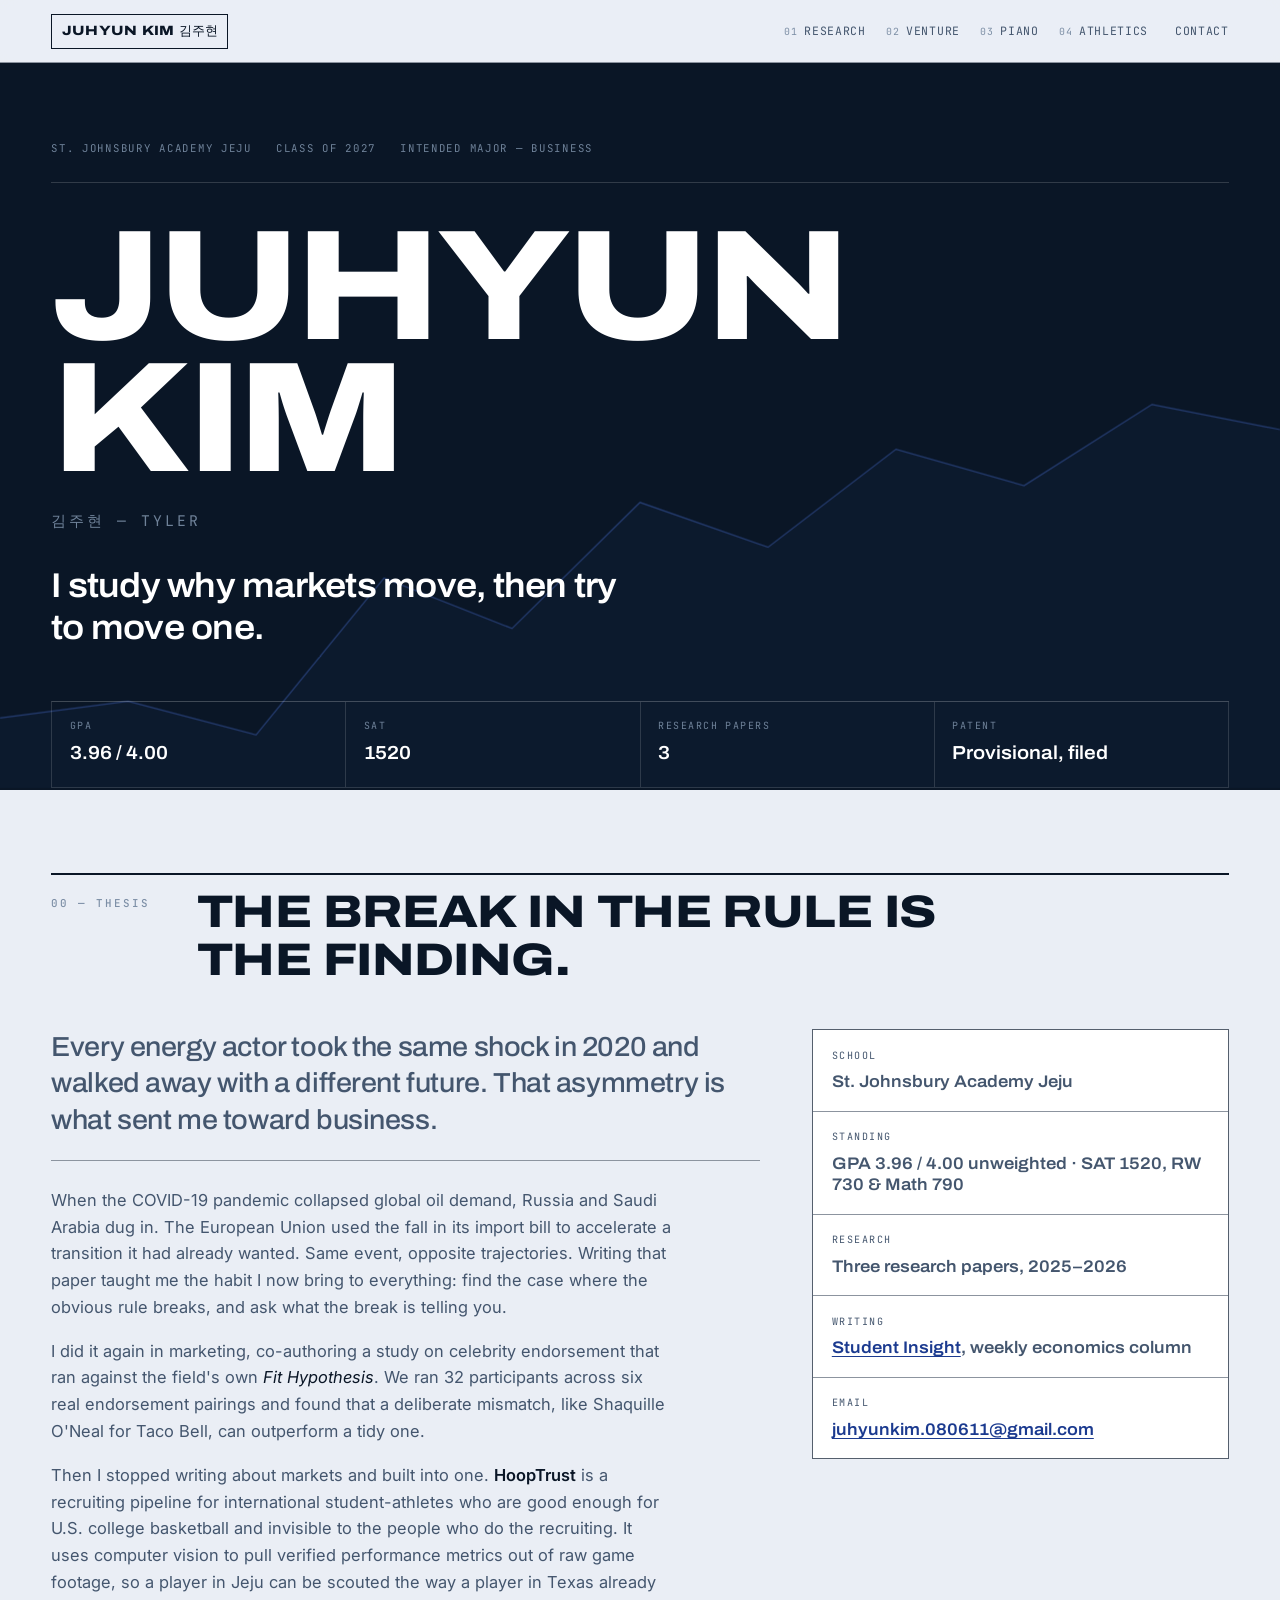
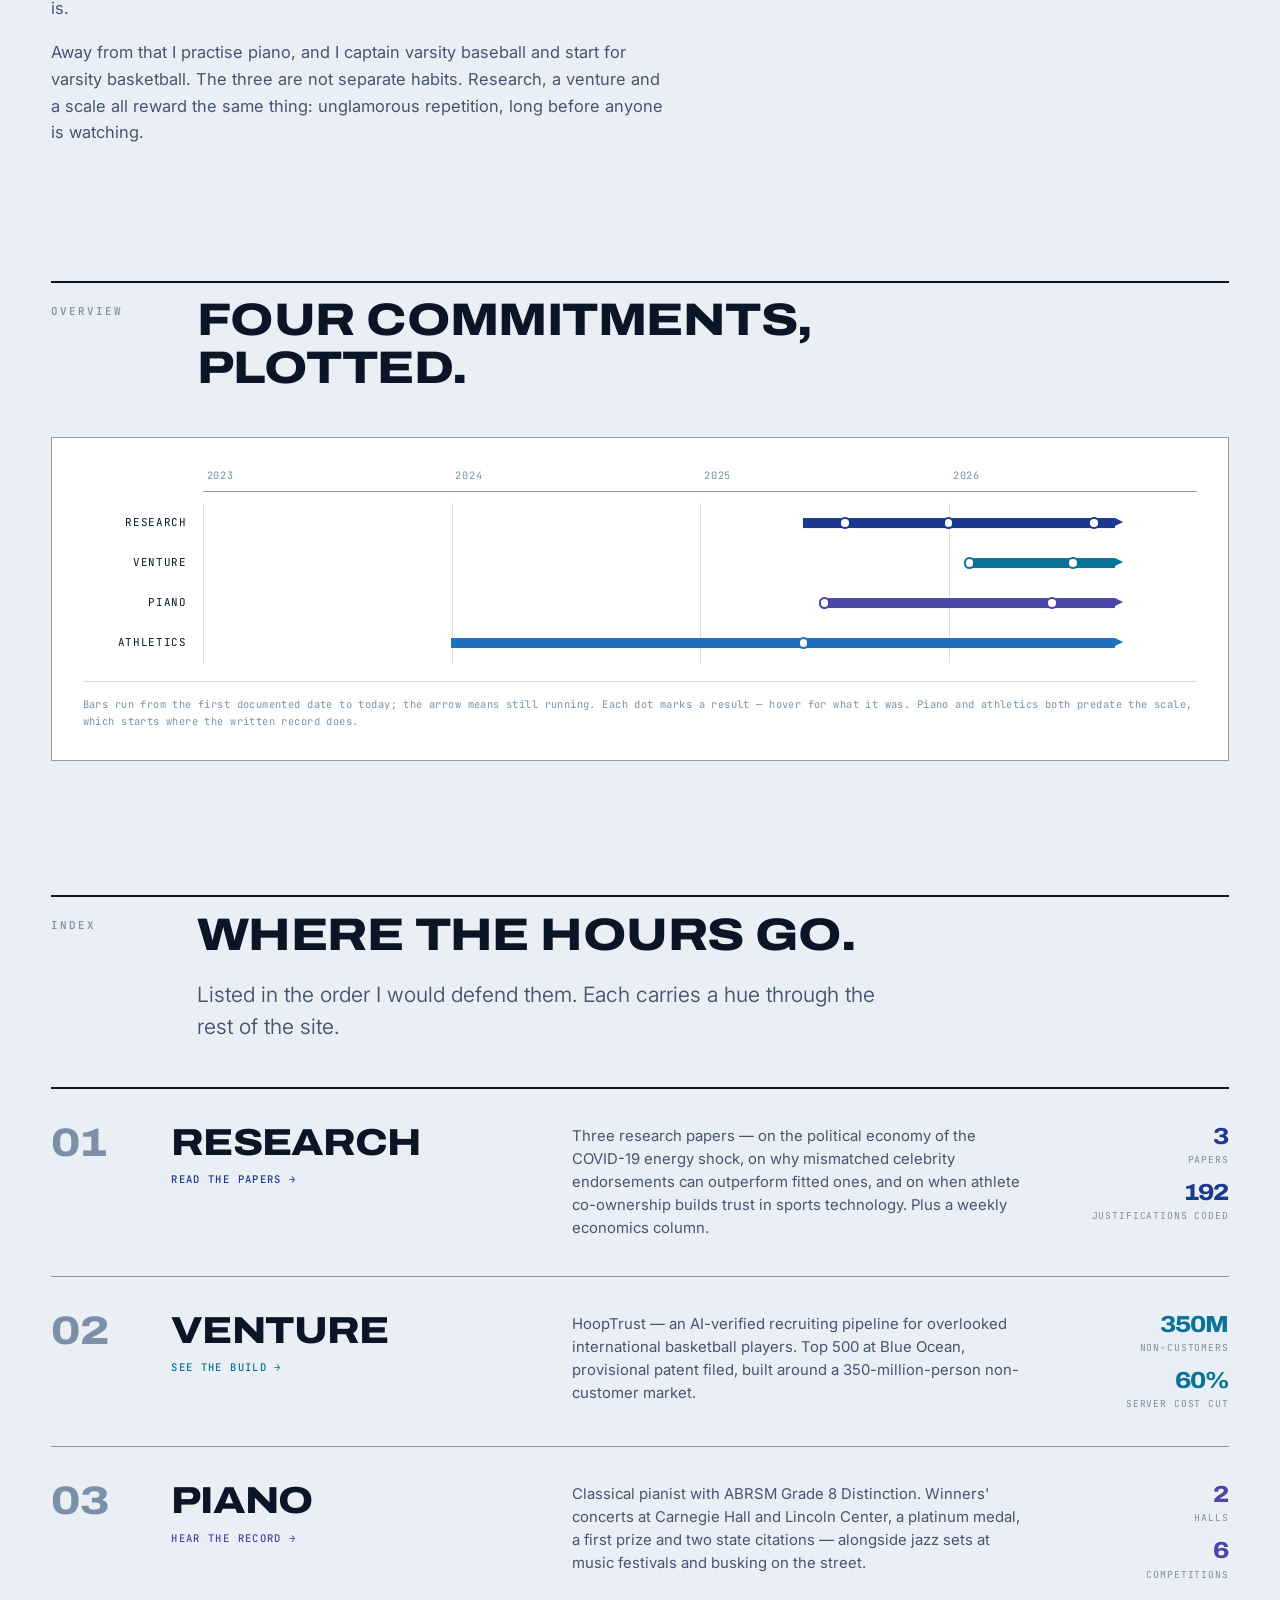
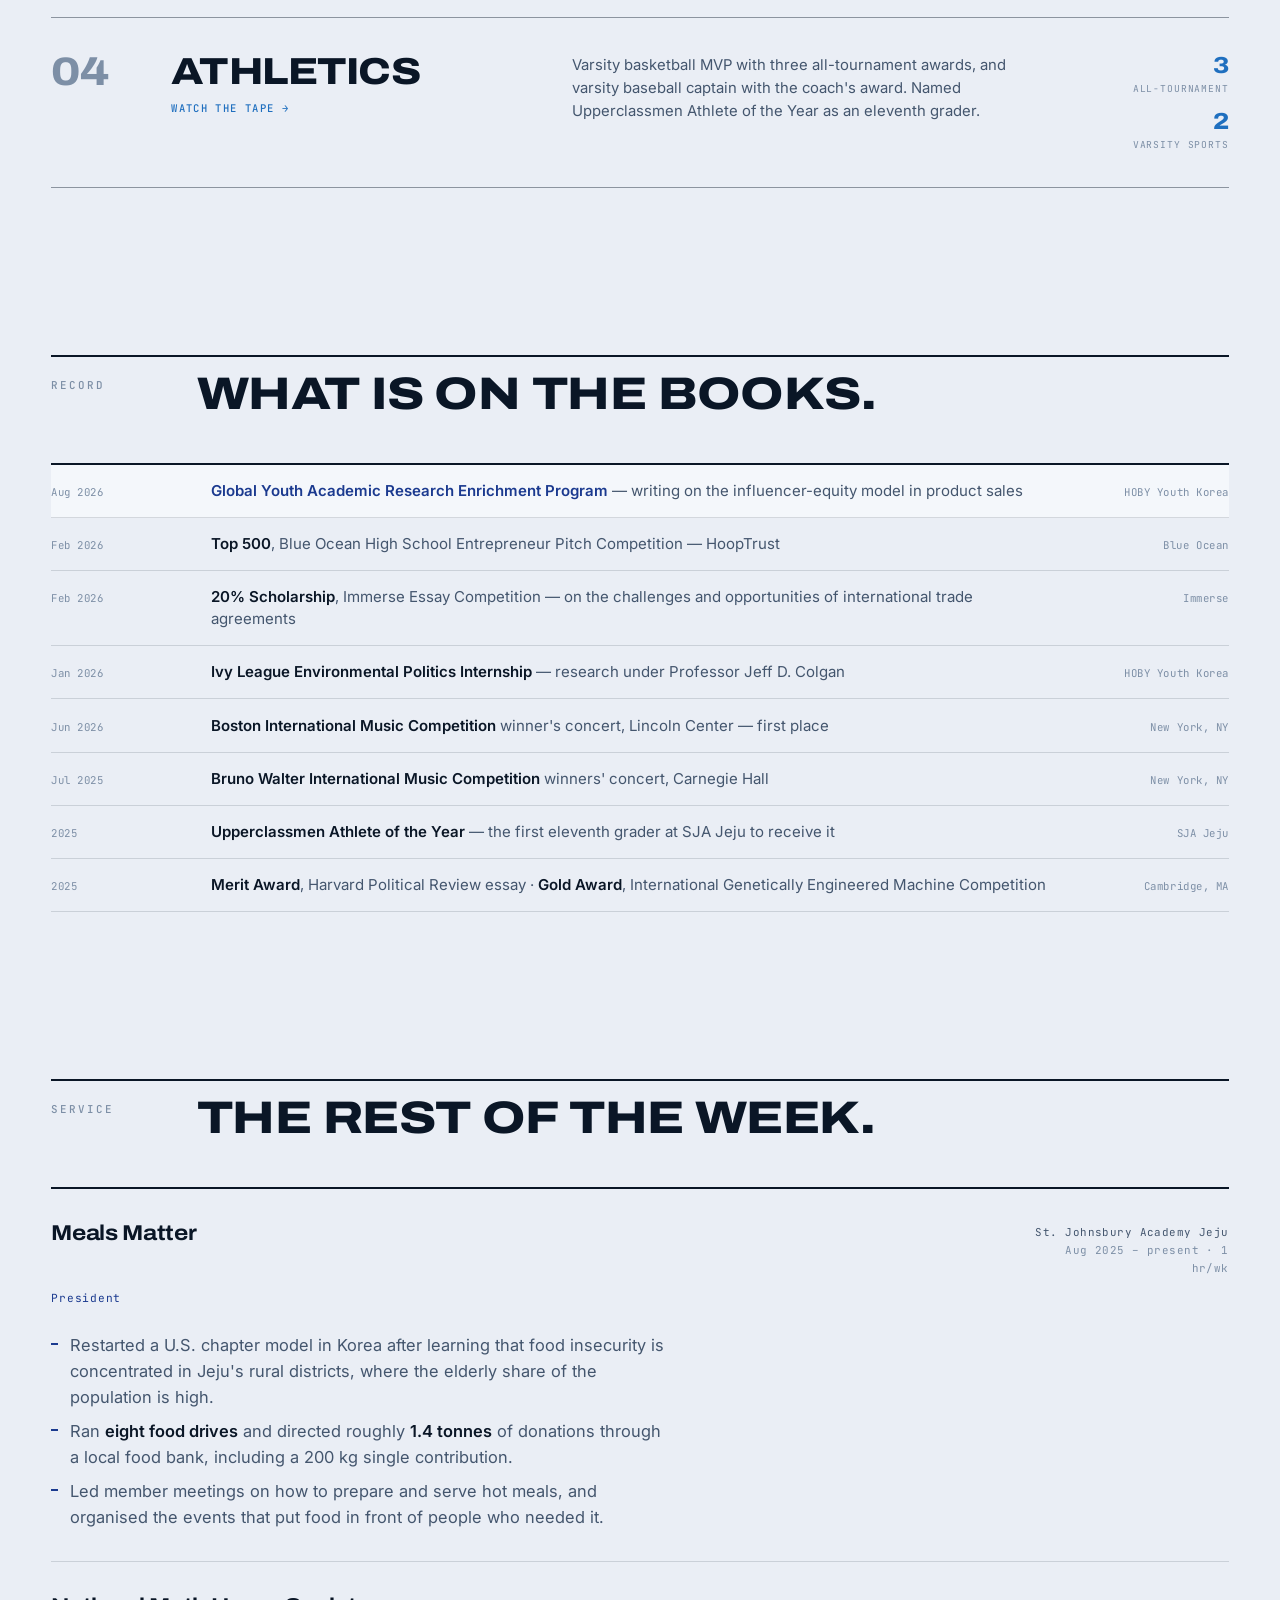
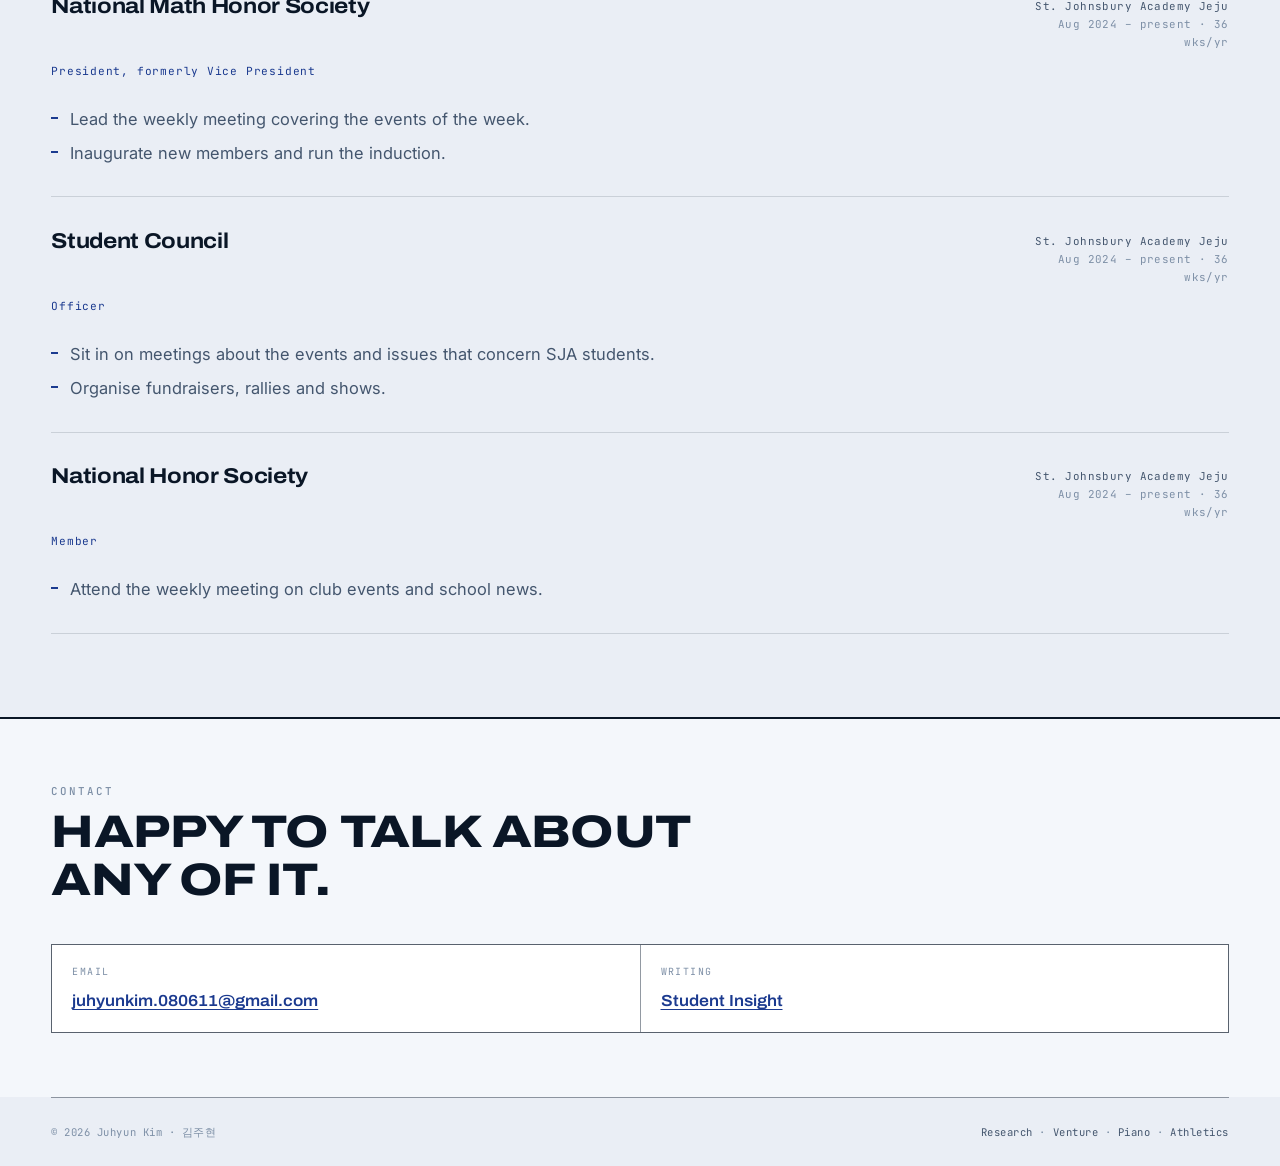
<file: index.html>
<!DOCTYPE html>
<html lang="en">
<head>
<meta charset="utf-8">
<meta name="viewport" content="width=device-width, initial-scale=1">
<title>Juhyun (Tyler) Kim — research, ventures, piano &amp; athletics</title>
<meta name="description" content="Portfolio of Juhyun (Tyler) Kim: political-economy and marketing research, the HoopTrust venture, competition piano, and varsity basketball and baseball. St. Johnsbury Academy Jeju.">
<meta name="author" content="Juhyun Kim">
<meta property="og:type" content="website">
<meta property="og:title" content="Juhyun (Tyler) Kim — research, ventures, piano & athletics">
<meta property="og:description" content="Political-economy and marketing research, the HoopTrust venture, competition piano, varsity basketball and baseball.">
<meta name="theme-color" content="#0a1626">
<link rel="icon" href="favicon.svg" type="image/svg+xml">
<link rel="preconnect" href="https://fonts.googleapis.com">
<link rel="preconnect" href="https://fonts.gstatic.com" crossorigin>
<link href="https://fonts.googleapis.com/css2?family=Archivo:wdth,wght@62..125,100..900&family=Inter:wght@300..600&family=JetBrains+Mono:wght@400;500&display=swap" rel="stylesheet">
<link rel="stylesheet" href="assets/css/style.css">
</head>
<body data-position="research">

<a class="skip" href="#main">Skip to content</a>

<header class="masthead">
  <div class="shell masthead__inner">
    <a class="wordmark" href="index.html">Juhyun Kim <span>김주현</span></a>
    <button class="nav__toggle" type="button" aria-expanded="false" aria-controls="nav">Menu</button>
    <nav class="nav" id="nav" aria-label="Sections">
      <a href="research.html" data-n="01">Research</a>
      <a href="venture.html" data-n="02">Venture</a>
      <a href="piano.html" data-n="03">Piano</a>
      <a href="athletics.html" data-n="04">Athletics</a>
      <a href="#contact" data-n="">Contact</a>
    </nav>
  </div>
</header>

<main id="main">

  <!-- ── cover panel ──────────────────────────────────────── -->
  <section class="cover">
    <svg class="cover__plot" viewBox="0 0 1200 300" preserveAspectRatio="none" aria-hidden="true">
      <path class="plot-fill" d="M0,250 L120,238 L240,262 L360,150 L480,186 L600,96 L720,128 L840,58 L960,84 L1080,26 L1200,44 L1200,300 L0,300 Z"/>
      <path d="M0,250 L120,238 L240,262 L360,150 L480,186 L600,96 L720,128 L840,58 L960,84 L1080,26 L1200,44"/>
    </svg>

    <div class="shell cover__inner">
      <p class="cover__rule">
        <span>St. Johnsbury Academy Jeju</span>
        <span>Class of 2027</span>
        <span>Intended major — Business</span>
      </p>

      <h1 class="cover__name">Juhyun<br>Kim<em>김주현 — Tyler</em></h1>

      <p class="cover__claim">I study why markets move, then try to move one.</p>

      <dl class="cover__spec">
        <div><dt>GPA</dt><dd>3.96 / 4.00</dd></div>
        <div><dt>SAT</dt><dd>1520</dd></div>
        <div><dt>Research papers</dt><dd>3</dd></div>
        <div><dt>Patent</dt><dd>Provisional, filed</dd></div>
      </dl>
    </div>
  </section>

  <!-- ── thesis ───────────────────────────────────────────── -->
  <section class="shell band" id="about">
    <div class="band__head">
      <p class="eyebrow">00 — Thesis</p>
      <h2 class="h-sect">The break in the rule is the finding.</h2>
    </div>

    <div class="thesis" data-reveal>
      <div>
        <p class="thesis__lead">Every energy actor took the same shock in 2020 and walked away
        with a different future. That asymmetry is what sent me toward business.</p>

        <div class="stack">
          <p>When the COVID-19 pandemic collapsed global oil demand, Russia and Saudi Arabia dug in.
          The European Union used the fall in its import bill to accelerate a transition it had
          already wanted. Same event, opposite trajectories. Writing that paper taught me the habit
          I now bring to everything: find the case where the obvious rule breaks, and ask what the
          break is telling you.</p>

          <p>I did it again in marketing, co-authoring a study on celebrity endorsement that ran
          against the field's own <em>Fit Hypothesis</em>. We ran 32 participants across six real
          endorsement pairings and found that a deliberate mismatch, like Shaquille O'Neal for Taco
          Bell, can outperform a tidy one.</p>

          <p>Then I stopped writing about markets and built into one. <strong>HoopTrust</strong> is a
          recruiting pipeline for international student-athletes who are good enough for U.S. college
          basketball and invisible to the people who do the recruiting. It uses computer vision to
          pull verified performance metrics out of raw game footage, so a player in Jeju can be
          scouted the way a player in Texas already is.</p>

          <p>Away from that I practise piano, and I captain varsity baseball and start for varsity
          basketball. The three are not separate habits. Research, a venture and a scale all reward
          the same thing: unglamorous repetition, long before anyone is watching.</p>
        </div>
      </div>

      <div class="notes">
        <div class="note">
          <p class="note__k">School</p>
          <p class="note__v">St. Johnsbury Academy Jeju</p>
        </div>
        <div class="note">
          <p class="note__k">Standing</p>
          <p class="note__v">GPA 3.96 / 4.00 unweighted · SAT 1520, RW 730 &amp; Math 790</p>
        </div>
        <div class="note">
          <p class="note__k">Research</p>
          <p class="note__v">Three research papers, 2025–2026</p>
        </div>
        <div class="note">
          <p class="note__k">Writing</p>
          <p class="note__v"><a href="http://www.studentinsight.net/" rel="noopener">Student Insight</a>, weekly economics column</p>
        </div>
        <div class="note">
          <p class="note__k">Email</p>
          <p class="note__v"><a href="mailto:juhyunkim.080611@gmail.com">juhyunkim.080611@gmail.com</a></p>
        </div>
      </div>
    </div>
  </section>

  <!-- ── the strands timeline ─────────────────────────────── -->
  <section class="shell band band--tight" id="timeline">
    <div class="band__head">
      <p class="eyebrow">Overview</p>
      <h2 class="h-sect">Four commitments, plotted.</h2>
    </div>

    <div class="strands" data-reveal>
      <div class="strands__row strands__scale" aria-hidden="true">
        <span></span>
        <div class="strands__years">
          <span>2023</span><span>2024</span><span>2025</span><span>2026</span>
        </div>
      </div>

      <div class="strands__row strand" data-position="research">
        <span class="strand__label">Research</span>
        <span class="strand__track">
          <span class="strand__bar" style="--s:60.4%;--w:31.3%;--d:.05s"></span>
          <i class="strand__dot" style="--p:64.6%" title="The Power of Mismatch, Summer 2025"></i>
          <i class="strand__dot" style="--p:75%" title="Asymmetric Critical Junctures, January 2026"></i>
          <i class="strand__dot" style="--p:89.6%" title="Athlete Co-Ownership, August 2026"></i>
        </span>
      </div>

      <div class="strands__row strand" data-position="venture">
        <span class="strand__label">Venture</span>
        <span class="strand__track">
          <span class="strand__bar" style="--s:77.1%;--w:14.6%;--d:.15s"></span>
          <i class="strand__dot" style="--p:77.1%" title="Top 500, Blue Ocean pitch competition, February 2026"></i>
          <i class="strand__dot" style="--p:87.5%" title="HoopTrust build begins, July 2026"></i>
        </span>
      </div>

      <div class="strands__row strand" data-position="piano">
        <span class="strand__label">Piano</span>
        <span class="strand__track">
          <span class="strand__bar" style="--s:62.5%;--w:29.2%;--d:.25s"></span>
          <i class="strand__dot" style="--p:62.5%" title="Carnegie Hall winners' concert, July 2025"></i>
          <i class="strand__dot" style="--p:85.4%" title="Lincoln Center winner's concert, June 2026"></i>
        </span>
      </div>

      <div class="strands__row strand" data-position="athletics">
        <span class="strand__label">Athletics</span>
        <span class="strand__track">
          <span class="strand__bar" style="--s:25%;--w:66.7%;--d:.35s"></span>
          <i class="strand__dot" style="--p:60.4%" title="Upperclassmen Athlete of the Year, 2025"></i>
        </span>
      </div>

      <p class="strands__key">Bars run from the first documented date to today; the arrow means still
      running. Each dot marks a result — hover for what it was. Piano and athletics both predate the
      scale, which starts where the written record does.</p>
    </div>
  </section>

  <!-- ── the four positions ───────────────────────────────── -->
  <section class="shell band" id="work">
    <div class="band__head">
      <p class="eyebrow">Index</p>
      <h2 class="h-sect">Where the hours go.</h2>
      <p class="lede">Listed in the order I would defend them. Each carries a hue through the rest
      of the site.</p>
    </div>

    <div class="rows" data-reveal>

      <a class="prow" data-position="research" href="research.html">
        <span class="prow__n">01</span>
        <span>
          <span class="prow__name">Research</span>
          <span class="prow__kicker">Read the papers →</span>
        </span>
        <span class="prow__note">Three research papers — on the political economy of the COVID-19
        energy shock, on why mismatched celebrity endorsements can outperform fitted ones, and on when
        athlete co-ownership builds trust in sports technology. Plus a weekly economics column.</span>
        <span class="prow__figs">
          <span class="prow__fig"><b>3</b> papers</span>
          <span class="prow__fig"><b>192</b> justifications coded</span>
        </span>
      </a>

      <a class="prow" data-position="venture" href="venture.html">
        <span class="prow__n">02</span>
        <span>
          <span class="prow__name">Venture</span>
          <span class="prow__kicker">See the build →</span>
        </span>
        <span class="prow__note">HoopTrust — an AI-verified recruiting pipeline for overlooked
        international basketball players. Top 500 at Blue Ocean, provisional patent filed, built
        around a 350-million-person non-customer market.</span>
        <span class="prow__figs">
          <span class="prow__fig"><b>350M</b> non-customers</span>
          <span class="prow__fig"><b>60%</b> server cost cut</span>
        </span>
      </a>

      <a class="prow" data-position="piano" href="piano.html">
        <span class="prow__n">03</span>
        <span>
          <span class="prow__name">Piano</span>
          <span class="prow__kicker">Hear the record →</span>
        </span>
        <span class="prow__note">Classical pianist with ABRSM Grade 8 Distinction. Winners' concerts
        at Carnegie Hall and Lincoln Center, a platinum medal, a first prize and two state citations —
        alongside jazz sets at music festivals and busking on the street.</span>
        <span class="prow__figs">
          <span class="prow__fig"><b>2</b> halls</span>
          <span class="prow__fig"><b>6</b> competitions</span>
        </span>
      </a>

      <a class="prow" data-position="athletics" href="athletics.html">
        <span class="prow__n">04</span>
        <span>
          <span class="prow__name">Athletics</span>
          <span class="prow__kicker">Watch the tape →</span>
        </span>
        <span class="prow__note">Varsity basketball MVP with three all-tournament awards, and varsity
        baseball captain with the coach's award. Named Upperclassmen Athlete of the Year as an
        eleventh grader.</span>
        <span class="prow__figs">
          <span class="prow__fig"><b>3</b> all-tournament</span>
          <span class="prow__fig"><b>2</b> varsity sports</span>
        </span>
      </a>

    </div>
  </section>

  <!-- ── selected record ──────────────────────────────────── -->
  <section class="shell band" id="record">
    <div class="band__head">
      <p class="eyebrow">Record</p>
      <h2 class="h-sect">What is on the books.</h2>
    </div>

    <div class="ledger" data-reveal>
      <div class="ledger__row ledger__row--head">
        <span class="ledger__when">Aug 2026</span>
        <span class="ledger__what"><b>Global Youth Academic Research Enrichment Program</b> — writing on
        the influencer-equity model in product sales</span>
        <span class="ledger__where">HOBY Youth Korea</span>
      </div>
      <div class="ledger__row">
        <span class="ledger__when">Feb 2026</span>
        <span class="ledger__what"><b>Top 500</b>, Blue Ocean High School Entrepreneur Pitch
        Competition — HoopTrust</span>
        <span class="ledger__where">Blue Ocean</span>
      </div>
      <div class="ledger__row">
        <span class="ledger__when">Feb 2026</span>
        <span class="ledger__what"><b>20% Scholarship</b>, Immerse Essay Competition — on the challenges
        and opportunities of international trade agreements</span>
        <span class="ledger__where">Immerse</span>
      </div>
      <div class="ledger__row">
        <span class="ledger__when">Jan 2026</span>
        <span class="ledger__what"><b>Ivy League Environmental Politics Internship</b> — research under
        Professor Jeff D. Colgan</span>
        <span class="ledger__where">HOBY Youth Korea</span>
      </div>
      <div class="ledger__row">
        <span class="ledger__when">Jun 2026</span>
        <span class="ledger__what"><b>Boston International Music Competition</b> winner's concert,
        Lincoln Center — first place</span>
        <span class="ledger__where">New York, NY</span>
      </div>
      <div class="ledger__row">
        <span class="ledger__when">Jul 2025</span>
        <span class="ledger__what"><b>Bruno Walter International Music Competition</b> winners'
        concert, Carnegie Hall</span>
        <span class="ledger__where">New York, NY</span>
      </div>
      <div class="ledger__row">
        <span class="ledger__when">2025</span>
        <span class="ledger__what"><b>Upperclassmen Athlete of the Year</b> — the first eleventh grader
        at SJA Jeju to receive it</span>
        <span class="ledger__where">SJA Jeju</span>
      </div>
      <div class="ledger__row">
        <span class="ledger__when">2025</span>
        <span class="ledger__what"><b>Merit Award</b>, Harvard Political Review essay · <b>Gold Award</b>,
        International Genetically Engineered Machine Competition</span>
        <span class="ledger__where">Cambridge, MA</span>
      </div>
    </div>
  </section>

  <!-- ── leadership & service ─────────────────────────────── -->
  <section class="shell band" id="leadership">
    <div class="band__head">
      <p class="eyebrow">Service</p>
      <h2 class="h-sect">The rest of the week.</h2>
    </div>

    <div class="entries" data-reveal>

      <article class="entry">
        <h3 class="entry__title">Meals Matter</h3>
        <p class="entry__meta"><b>St. Johnsbury Academy Jeju</b>Aug 2025 – present · 1 hr/wk</p>
        <p class="entry__role">President</p>
        <div class="entry__body">
          <ul>
            <li>Restarted a U.S. chapter model in Korea after learning that food insecurity is
            concentrated in Jeju's rural districts, where the elderly share of the population is high.</li>
            <li>Ran <strong>eight food drives</strong> and directed roughly <strong>1.4 tonnes</strong>
            of donations through a local food bank, including a 200 kg single contribution.</li>
            <li>Led member meetings on how to prepare and serve hot meals, and organised the events
            that put food in front of people who needed it.</li>
          </ul>
        </div>
      </article>

      <article class="entry">
        <h3 class="entry__title">National Math Honor Society</h3>
        <p class="entry__meta"><b>St. Johnsbury Academy Jeju</b>Aug 2024 – present · 36 wks/yr</p>
        <p class="entry__role">President, formerly Vice President</p>
        <div class="entry__body">
          <ul>
            <li>Lead the weekly meeting covering the events of the week.</li>
            <li>Inaugurate new members and run the induction.</li>
          </ul>
        </div>
      </article>

      <article class="entry">
        <h3 class="entry__title">Student Council</h3>
        <p class="entry__meta"><b>St. Johnsbury Academy Jeju</b>Aug 2024 – present · 36 wks/yr</p>
        <p class="entry__role">Officer</p>
        <div class="entry__body">
          <ul>
            <li>Sit in on meetings about the events and issues that concern SJA students.</li>
            <li>Organise fundraisers, rallies and shows.</li>
          </ul>
        </div>
      </article>

      <article class="entry">
        <h3 class="entry__title">National Honor Society</h3>
        <p class="entry__meta"><b>St. Johnsbury Academy Jeju</b>Aug 2024 – present · 36 wks/yr</p>
        <p class="entry__role">Member</p>
        <div class="entry__body">
          <ul>
            <li>Attend the weekly meeting on club events and school news.</li>
          </ul>
        </div>
      </article>

    </div>
  </section>

</main>

<!-- ── colophon ───────────────────────────────────────────── -->
<section class="contact" id="contact">
  <div class="shell">
    <p class="eyebrow">Contact</p>
    <h2 class="h-sect">Happy to talk about any of it.</h2>
    <dl class="contact__grid">
      <div><dt>Email</dt><dd><a href="mailto:juhyunkim.080611@gmail.com">juhyunkim.080611@gmail.com</a></dd></div>
      <div><dt>Writing</dt><dd><a href="http://www.studentinsight.net/" rel="noopener">Student Insight</a></dd></div>
    </dl>
  </div>
</section>

<footer class="shell foot">
  <span>© 2026 Juhyun Kim · 김주현</span>
  <span><a href="research.html">Research</a> · <a href="venture.html">Venture</a> ·
  <a href="piano.html">Piano</a> · <a href="athletics.html">Athletics</a></span>
</footer>

<script src="assets/js/main.js"></script>
</body>
</html>
</file>
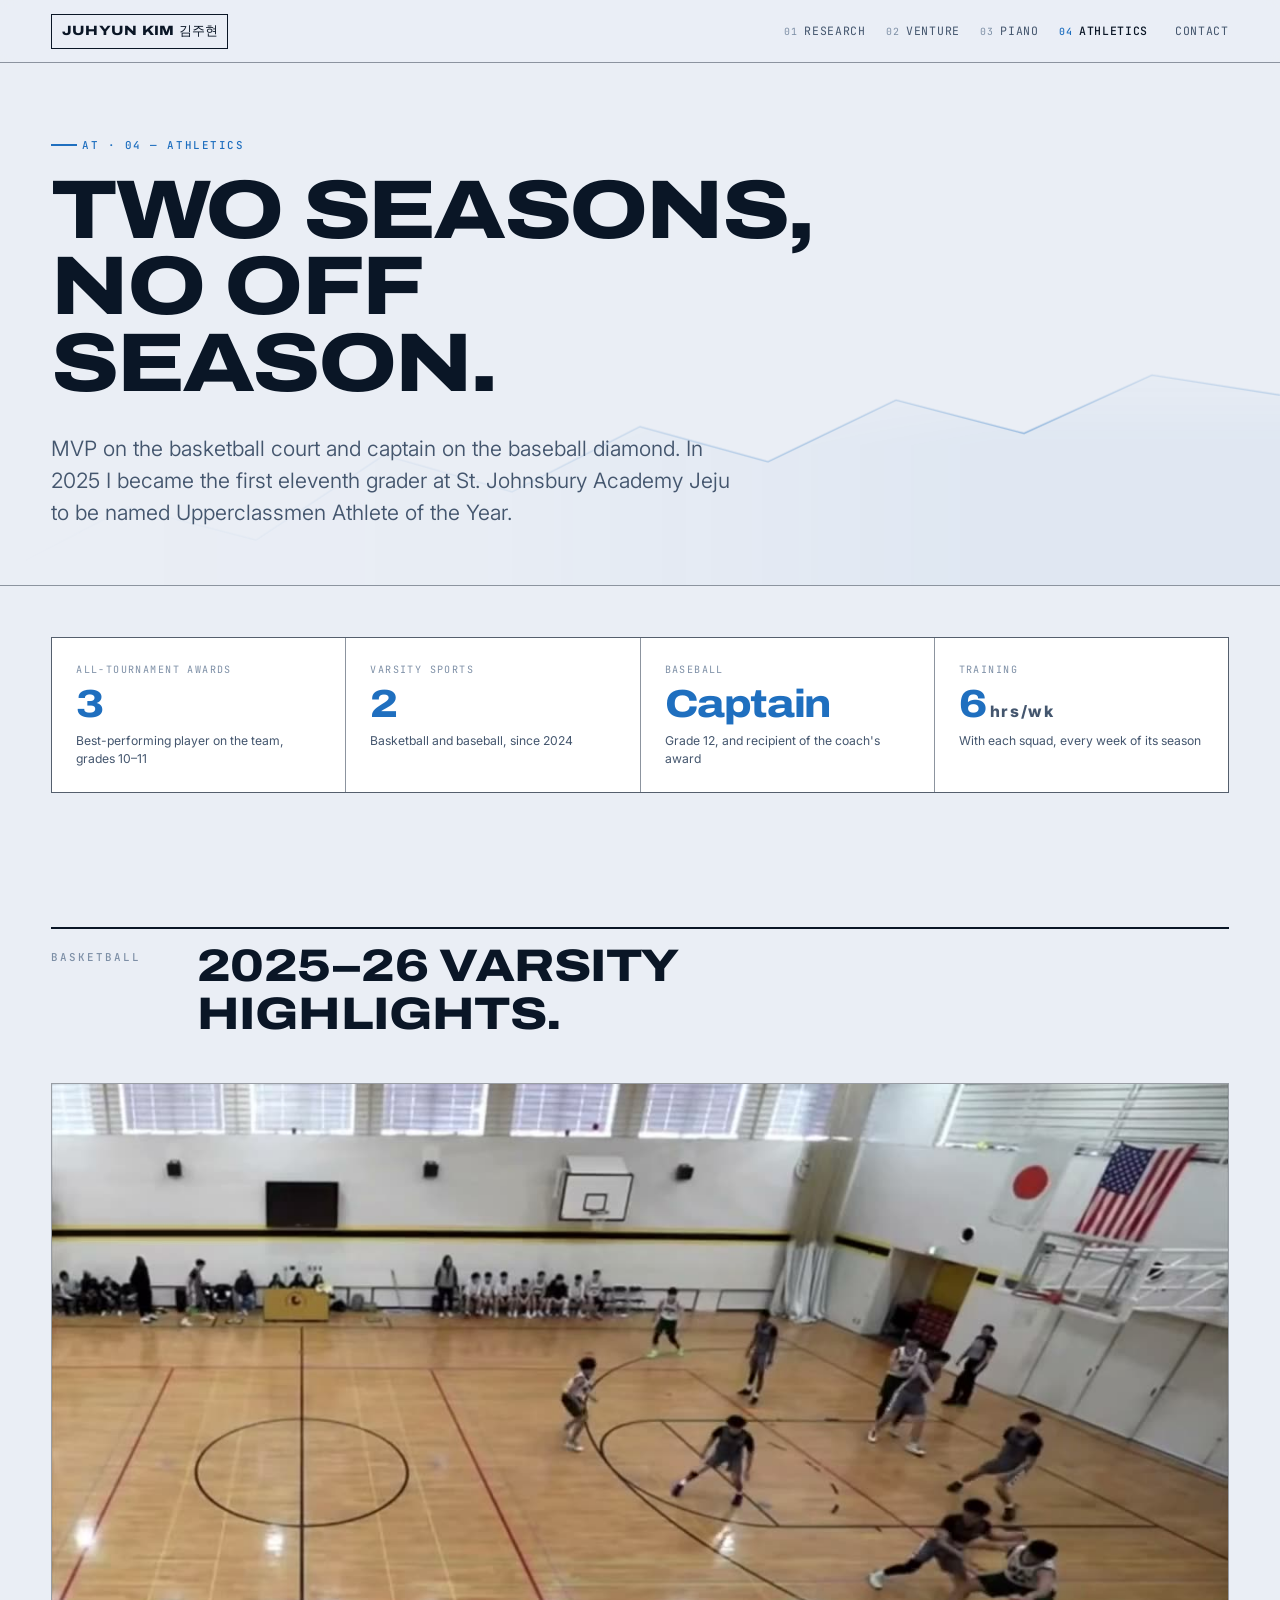
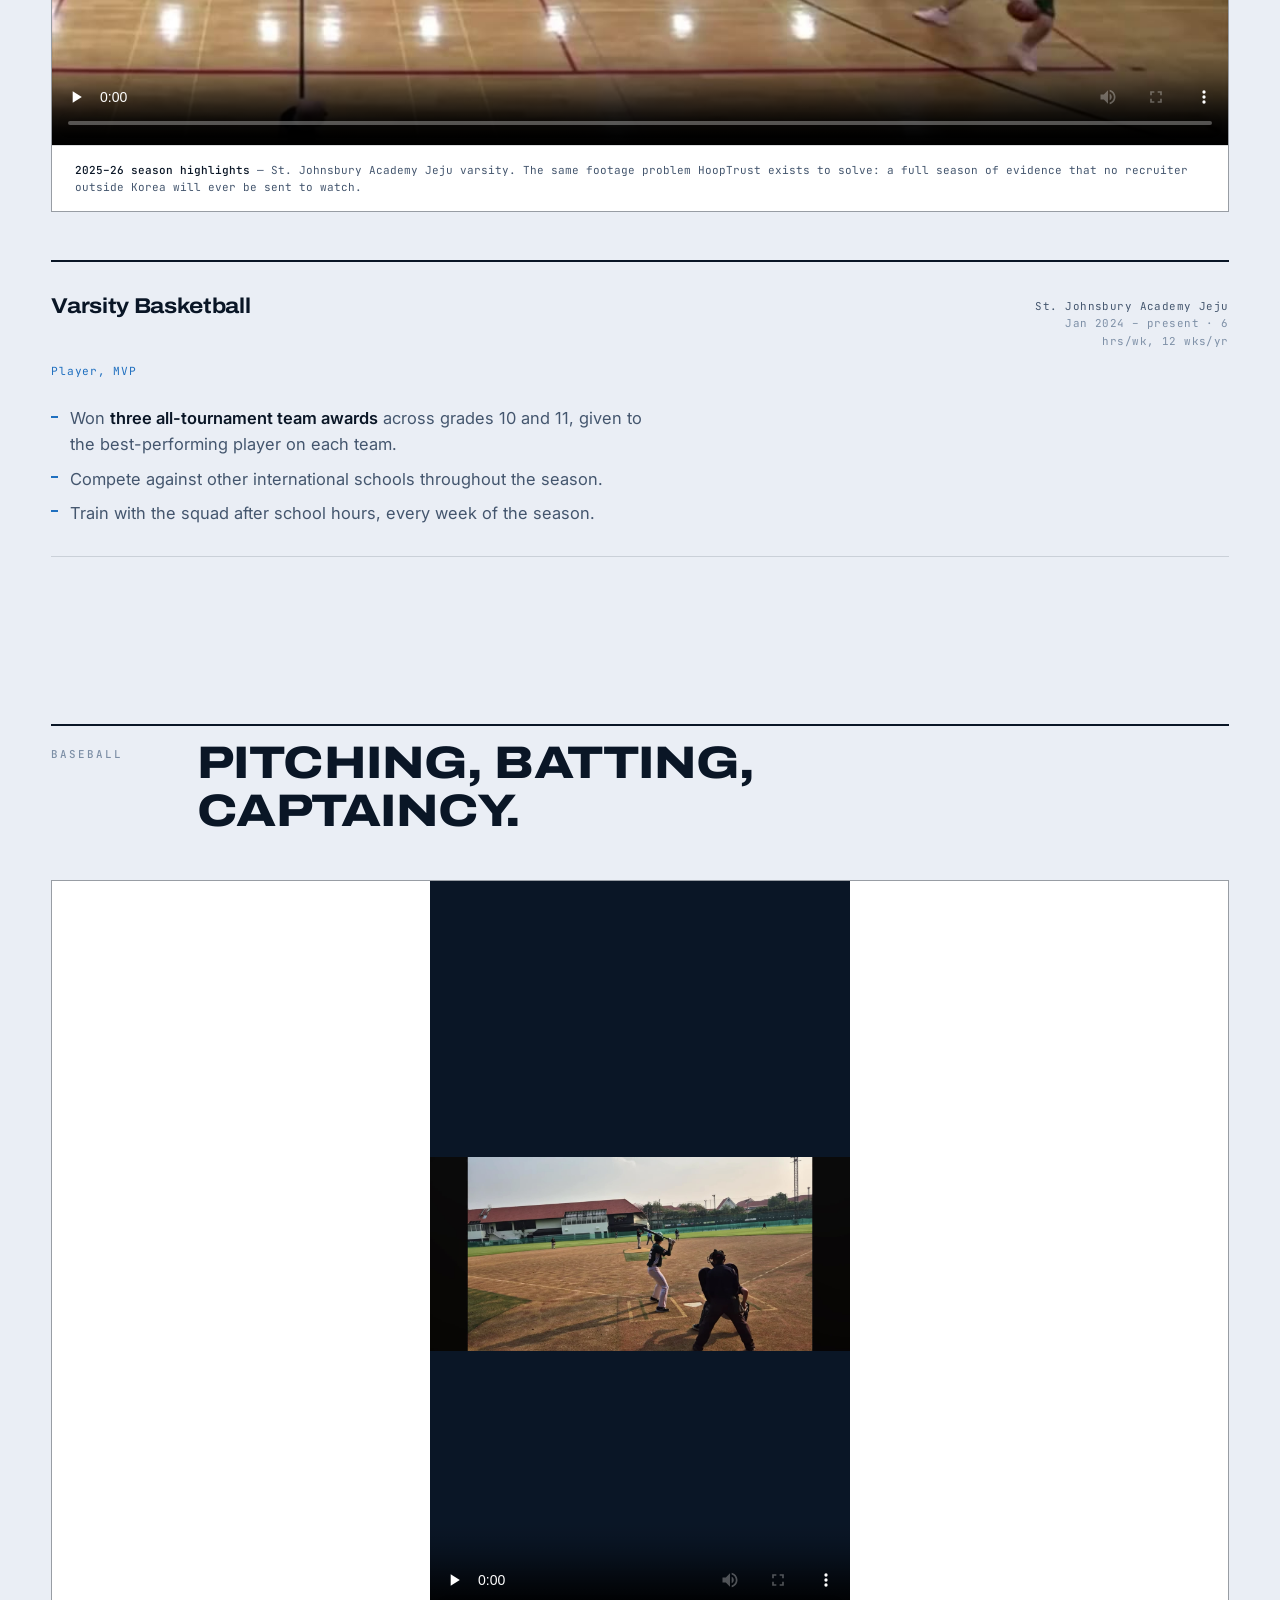
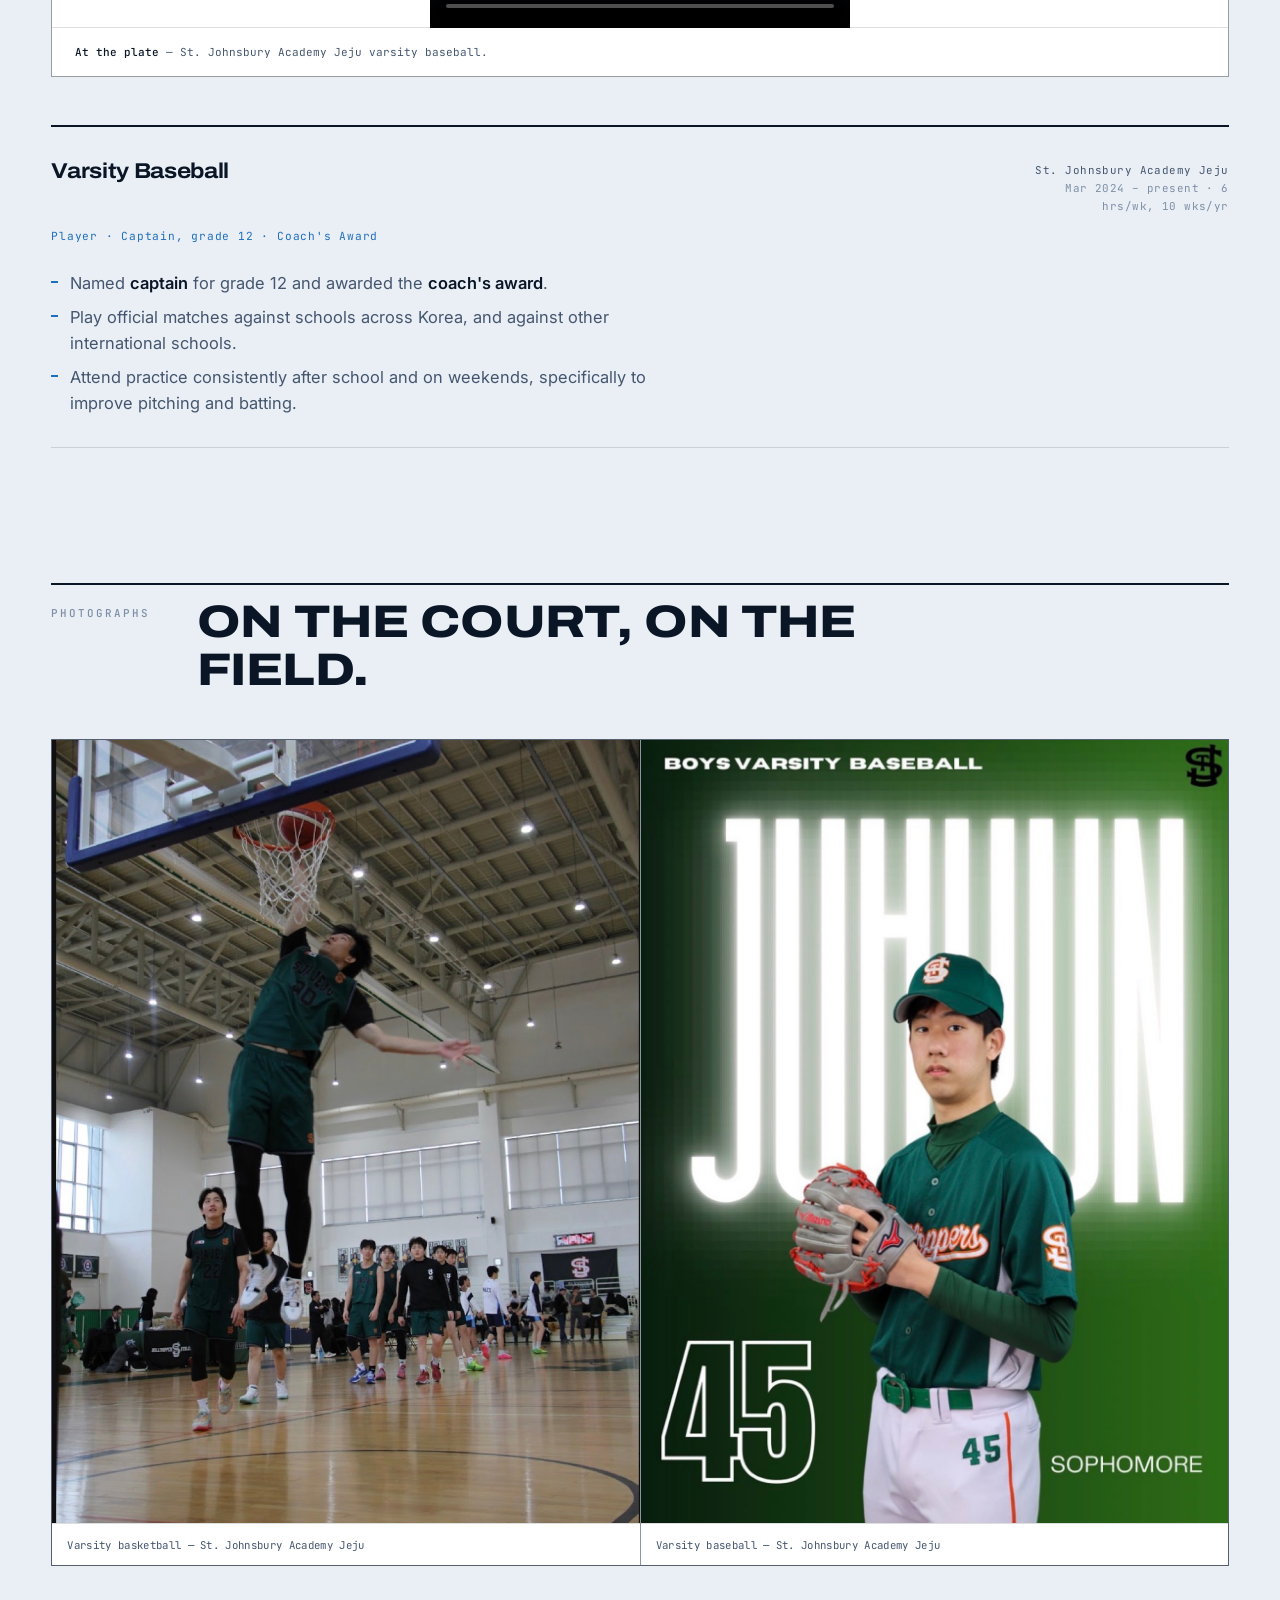
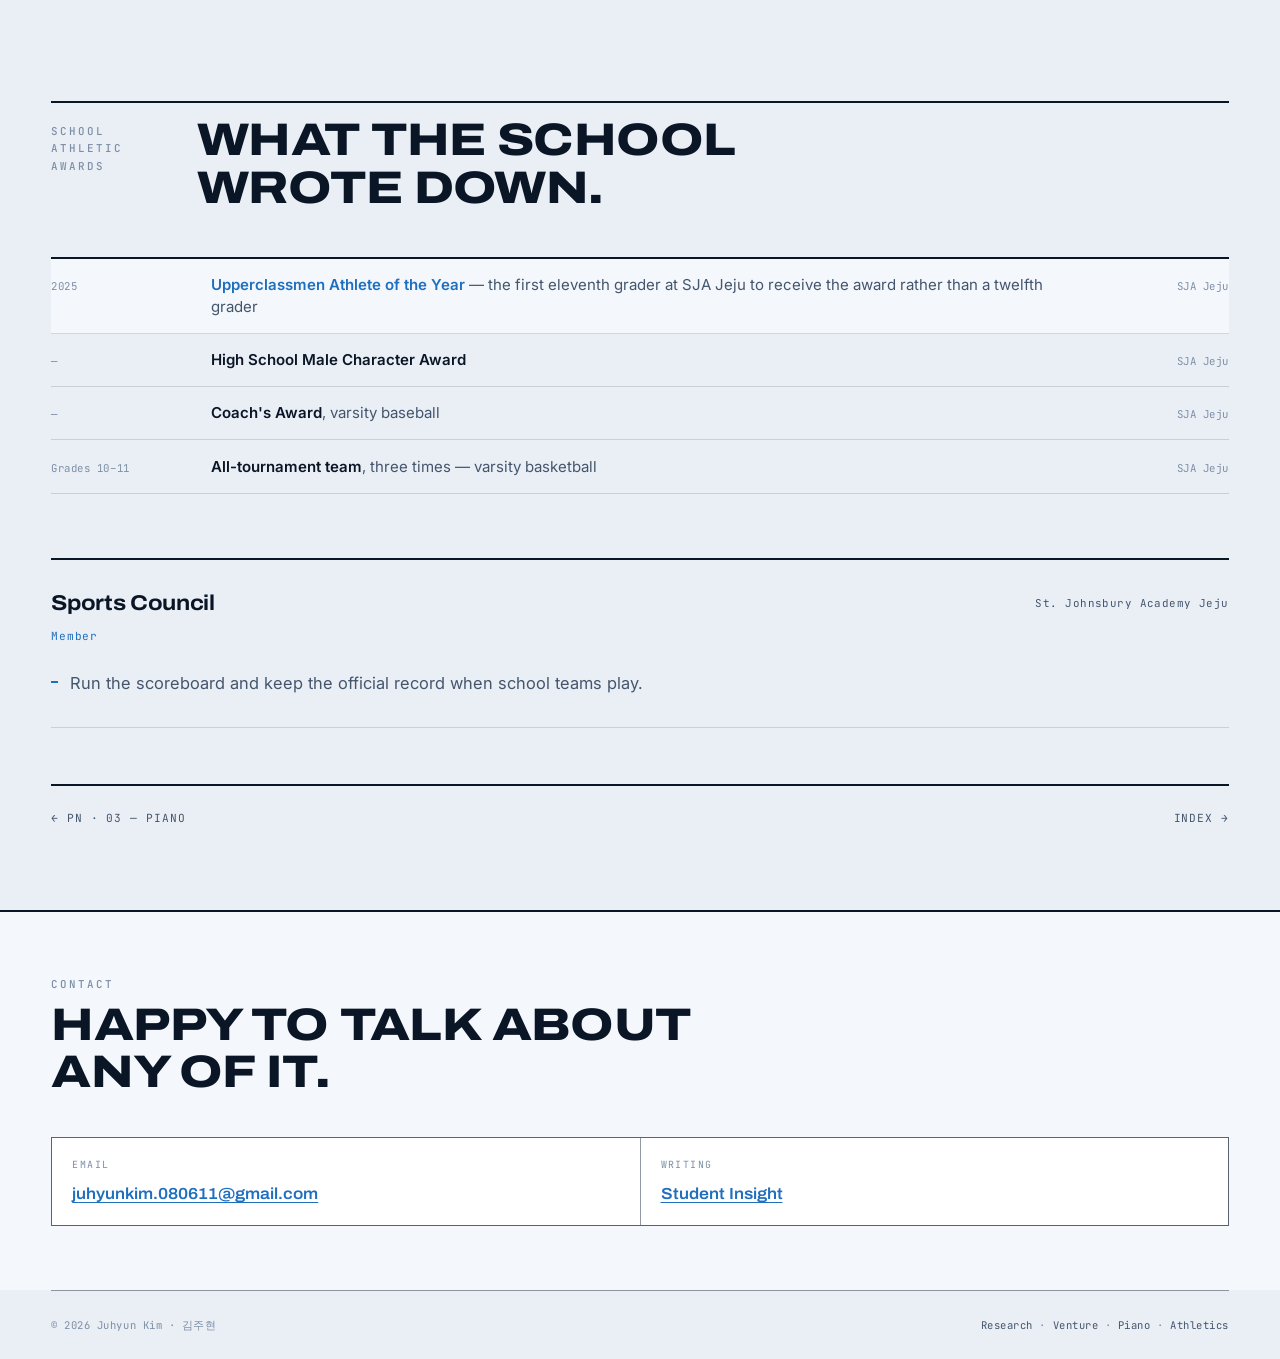
<file: athletics.html>
<!DOCTYPE html>
<html lang="en">
<head>
<meta charset="utf-8">
<meta name="viewport" content="width=device-width, initial-scale=1">
<title>Athletics — Juhyun (Tyler) Kim</title>
<meta name="description" content="Varsity basketball MVP and varsity baseball captain at St. Johnsbury Academy Jeju. Three all-tournament awards, the coach's award, and Upperclassmen Athlete of the Year.">
<meta property="og:type" content="article">
<meta property="og:title" content="Athletics — Juhyun (Tyler) Kim">
<meta property="og:description" content="Varsity basketball MVP, varsity baseball captain, Upperclassmen Athlete of the Year.">
<meta name="theme-color" content="#0a1626">
<link rel="icon" href="favicon.svg" type="image/svg+xml">
<link rel="preconnect" href="https://fonts.googleapis.com">
<link rel="preconnect" href="https://fonts.gstatic.com" crossorigin>
<link href="https://fonts.googleapis.com/css2?family=Archivo:wdth,wght@62..125,100..900&family=Inter:wght@300..600&family=JetBrains+Mono:wght@400;500&display=swap" rel="stylesheet">
<link rel="stylesheet" href="assets/css/style.css">
</head>
<body data-position="athletics">

<a class="skip" href="#main">Skip to content</a>

<header class="masthead">
  <div class="shell masthead__inner">
    <a class="wordmark" href="index.html">Juhyun Kim <span>김주현</span></a>
    <button class="nav__toggle" type="button" aria-expanded="false" aria-controls="nav">Menu</button>
    <nav class="nav" id="nav" aria-label="Sections">
      <a href="research.html" data-n="01">Research</a>
      <a href="venture.html" data-n="02">Venture</a>
      <a href="piano.html" data-n="03">Piano</a>
      <a href="athletics.html" data-n="04">Athletics</a>
      <a href="index.html#contact" data-n="">Contact</a>
    </nav>
  </div>
</header>

<main id="main">

  <!-- ── hero ─────────────────────────────────────────────── -->
  <section class="hero">
    <svg class="hero__plot" viewBox="0 0 1200 300" preserveAspectRatio="none" aria-hidden="true">
      <path class="plot-fill" d="M0,280 L120,200 L240,240 L360,138 L480,182 L600,104 L720,146 L840,72 L960,112 L1080,42 L1200,66 L1200,300 L0,300 Z"/>
      <path d="M0,280 L120,200 L240,240 L360,138 L480,182 L600,104 L720,146 L840,72 L960,112 L1080,42 L1200,66"/>
    </svg>
    <div class="shell hero__inner">
      <p class="tag">AT · 04 — Athletics</p>
      <h1 class="hero__name" style="font-size:clamp(2.6rem,1.4rem+5.5vw,5.6rem)">Two seasons,<br>no off<br>season.</h1>
      <p class="lede" style="margin-top:2rem">MVP on the basketball court and captain on the
      baseball diamond. In 2025 I became the first eleventh grader at St. Johnsbury Academy Jeju to
      be named Upperclassmen Athlete of the Year.</p>
    </div>
  </section>

  <!-- ── readout ──────────────────────────────────────────── -->
  <section class="shell band band--tight">
    <dl class="readout" data-reveal>
      <div>
        <dt>All-tournament awards</dt>
        <dd>3</dd>
        <small>Best-performing player on the team, grades 10–11</small>
      </div>
      <div>
        <dt>Varsity sports</dt>
        <dd>2</dd>
        <small>Basketball and baseball, since 2024</small>
      </div>
      <div>
        <dt>Baseball</dt>
        <dd>Captain</dd>
        <small>Grade 12, and recipient of the coach's award</small>
      </div>
      <div>
        <dt>Training</dt>
        <dd>6<small style="display:inline;font-size:.4em;letter-spacing:.1em"> hrs/wk</small></dd>
        <small>With each squad, every week of its season</small>
      </div>
    </dl>
  </section>

  <!-- ── basketball ───────────────────────────────────────── -->
  <section class="shell band" id="basketball">
    <div class="band__head">
      <p class="eyebrow">Basketball</p>
      <h2 class="h-sect">2025–26 varsity highlights.</h2>
    </div>

    <figure class="filmstrip" data-reveal style="margin:0 0 clamp(2rem,4vw,3rem)">
      <video controls preload="none" playsinline
             poster="assets/img/basketball-poster.jpg"
             width="1280" height="720">
        <source src="assets/video/basketball-highlights.mp4" type="video/mp4">
        Your browser cannot play this video.
        <a href="assets/video/basketball-highlights.mp4">Download the highlight reel</a> instead.
      </video>
      <figcaption><b>2025–26 season highlights</b> — St. Johnsbury Academy Jeju varsity. The same
      footage problem HoopTrust exists to solve: a full season of evidence that no recruiter outside
      Korea will ever be sent to watch.</figcaption>
    </figure>

    <div class="entries" data-reveal>
      <article class="entry">
        <h3 class="entry__title">Varsity Basketball</h3>
        <p class="entry__meta"><b>St. Johnsbury Academy Jeju</b>Jan 2024 – present · 6 hrs/wk, 12 wks/yr</p>
        <p class="entry__role">Player, MVP</p>
        <div class="entry__body">
          <ul>
            <li>Won <strong>three all-tournament team awards</strong> across grades 10 and 11, given
            to the best-performing player on each team.</li>
            <li>Compete against other international schools throughout the season.</li>
            <li>Train with the squad after school hours, every week of the season.</li>
          </ul>
        </div>
      </article>
    </div>
  </section>

  <!-- ── baseball ─────────────────────────────────────────── -->
  <section class="shell band" id="baseball">
    <div class="band__head">
      <p class="eyebrow">Baseball</p>
      <h2 class="h-sect">Pitching, batting, captaincy.</h2>
    </div>

    <figure class="filmstrip filmstrip--portrait" data-reveal style="margin:0 0 clamp(2rem,4vw,3rem)">
      <video controls preload="none" playsinline
             poster="assets/img/baseball-poster.jpg">
        <source src="assets/video/baseball-swing.mp4" type="video/mp4">
        Your browser cannot play this video.
        <a href="assets/video/baseball-swing.mp4">Download the clip</a> instead.
      </video>
      <figcaption><b>At the plate</b> — St. Johnsbury Academy Jeju varsity baseball.</figcaption>
    </figure>

    <div class="entries" data-reveal>
      <article class="entry">
        <h3 class="entry__title">Varsity Baseball</h3>
        <p class="entry__meta"><b>St. Johnsbury Academy Jeju</b>Mar 2024 – present · 6 hrs/wk, 10 wks/yr</p>
        <p class="entry__role">Player · Captain, grade 12 · Coach's Award</p>
        <div class="entry__body">
          <ul>
            <li>Named <strong>captain</strong> for grade 12 and awarded the <strong>coach's
            award</strong>.</li>
            <li>Play official matches against schools across Korea, and against other international
            schools.</li>
            <li>Attend practice consistently after school and on weekends, specifically to improve
            pitching and batting.</li>
          </ul>
        </div>
      </article>
    </div>
  </section>

  <!-- ── plates ───────────────────────────────────────────── -->
  <section class="shell band band--tight" id="photos">
    <div class="band__head">
      <p class="eyebrow">Photographs</p>
      <h2 class="h-sect">On the court, on the field.</h2>
    </div>
    <div class="plates" data-reveal>
      <button class="plate" type="button">
        <figure style="margin:0">
          <img src="assets/img/basketball-1.jpg" alt="Juhyun Kim in a varsity basketball game"
               width="816" height="1216" loading="lazy">
          <figcaption>Varsity basketball — St. Johnsbury Academy Jeju</figcaption>
        </figure>
      </button>
      <button class="plate" type="button">
        <figure style="margin:0">
          <img src="assets/img/baseball-1.jpg" alt="Juhyun Kim in a varsity baseball game"
               width="1179" height="1501" loading="lazy">
          <figcaption>Varsity baseball — St. Johnsbury Academy Jeju</figcaption>
        </figure>
      </button>
    </div>
  </section>

  <!-- ── awards & council ─────────────────────────────────── -->
  <section class="shell band" id="awards">
    <div class="band__head">
      <p class="eyebrow">School athletic awards</p>
      <h2 class="h-sect">What the school wrote down.</h2>
    </div>

    <div class="ledger" data-reveal>
      <div class="ledger__row ledger__row--head">
        <span class="ledger__when">2025</span>
        <span class="ledger__what"><b>Upperclassmen Athlete of the Year</b> — the first eleventh
        grader at SJA Jeju to receive the award rather than a twelfth grader</span>
        <span class="ledger__where">SJA Jeju</span>
      </div>
      <div class="ledger__row">
        <span class="ledger__when">—</span>
        <span class="ledger__what"><b>High School Male Character Award</b></span>
        <span class="ledger__where">SJA Jeju</span>
      </div>
      <div class="ledger__row">
        <span class="ledger__when">—</span>
        <span class="ledger__what"><b>Coach's Award</b>, varsity baseball</span>
        <span class="ledger__where">SJA Jeju</span>
      </div>
      <div class="ledger__row">
        <span class="ledger__when">Grades 10–11</span>
        <span class="ledger__what"><b>All-tournament team</b>, three times — varsity basketball</span>
        <span class="ledger__where">SJA Jeju</span>
      </div>
    </div>

    <div class="entries" data-reveal style="margin-top:clamp(2.5rem,5vw,4rem)">
      <article class="entry">
        <h3 class="entry__title">Sports Council</h3>
        <p class="entry__meta"><b>St. Johnsbury Academy Jeju</b></p>
        <p class="entry__role">Member</p>
        <div class="entry__body">
          <ul>
            <li>Run the scoreboard and keep the official record when school teams play.</li>
          </ul>
        </div>
      </article>
    </div>

    <nav class="pager" style="margin-top:3.5rem" aria-label="Sections">
      <a href="piano.html">← PN · 03 — Piano</a>
      <a href="index.html">Index →</a>
    </nav>
  </section>

</main>

<section class="contact" id="contact">
  <div class="shell">
    <p class="eyebrow">Contact</p>
    <h2 class="h-sect">Happy to talk about any of it.</h2>
    <dl class="contact__grid">
      <div><dt>Email</dt><dd><a href="mailto:juhyunkim.080611@gmail.com">juhyunkim.080611@gmail.com</a></dd></div>
      <div><dt>Writing</dt><dd><a href="http://www.studentinsight.net/" rel="noopener">Student Insight</a></dd></div>
    </dl>
  </div>
</section>

<footer class="shell foot">
  <span>© 2026 Juhyun Kim · 김주현</span>
  <span><a href="research.html" data-n="01">Research</a> · <a href="venture.html" data-n="02">Venture</a> ·
  <a href="piano.html" data-n="03">Piano</a> · <a href="athletics.html" data-n="04">Athletics</a></span>
</footer>

<script src="assets/js/main.js"></script>
</body>
</html>
</file>
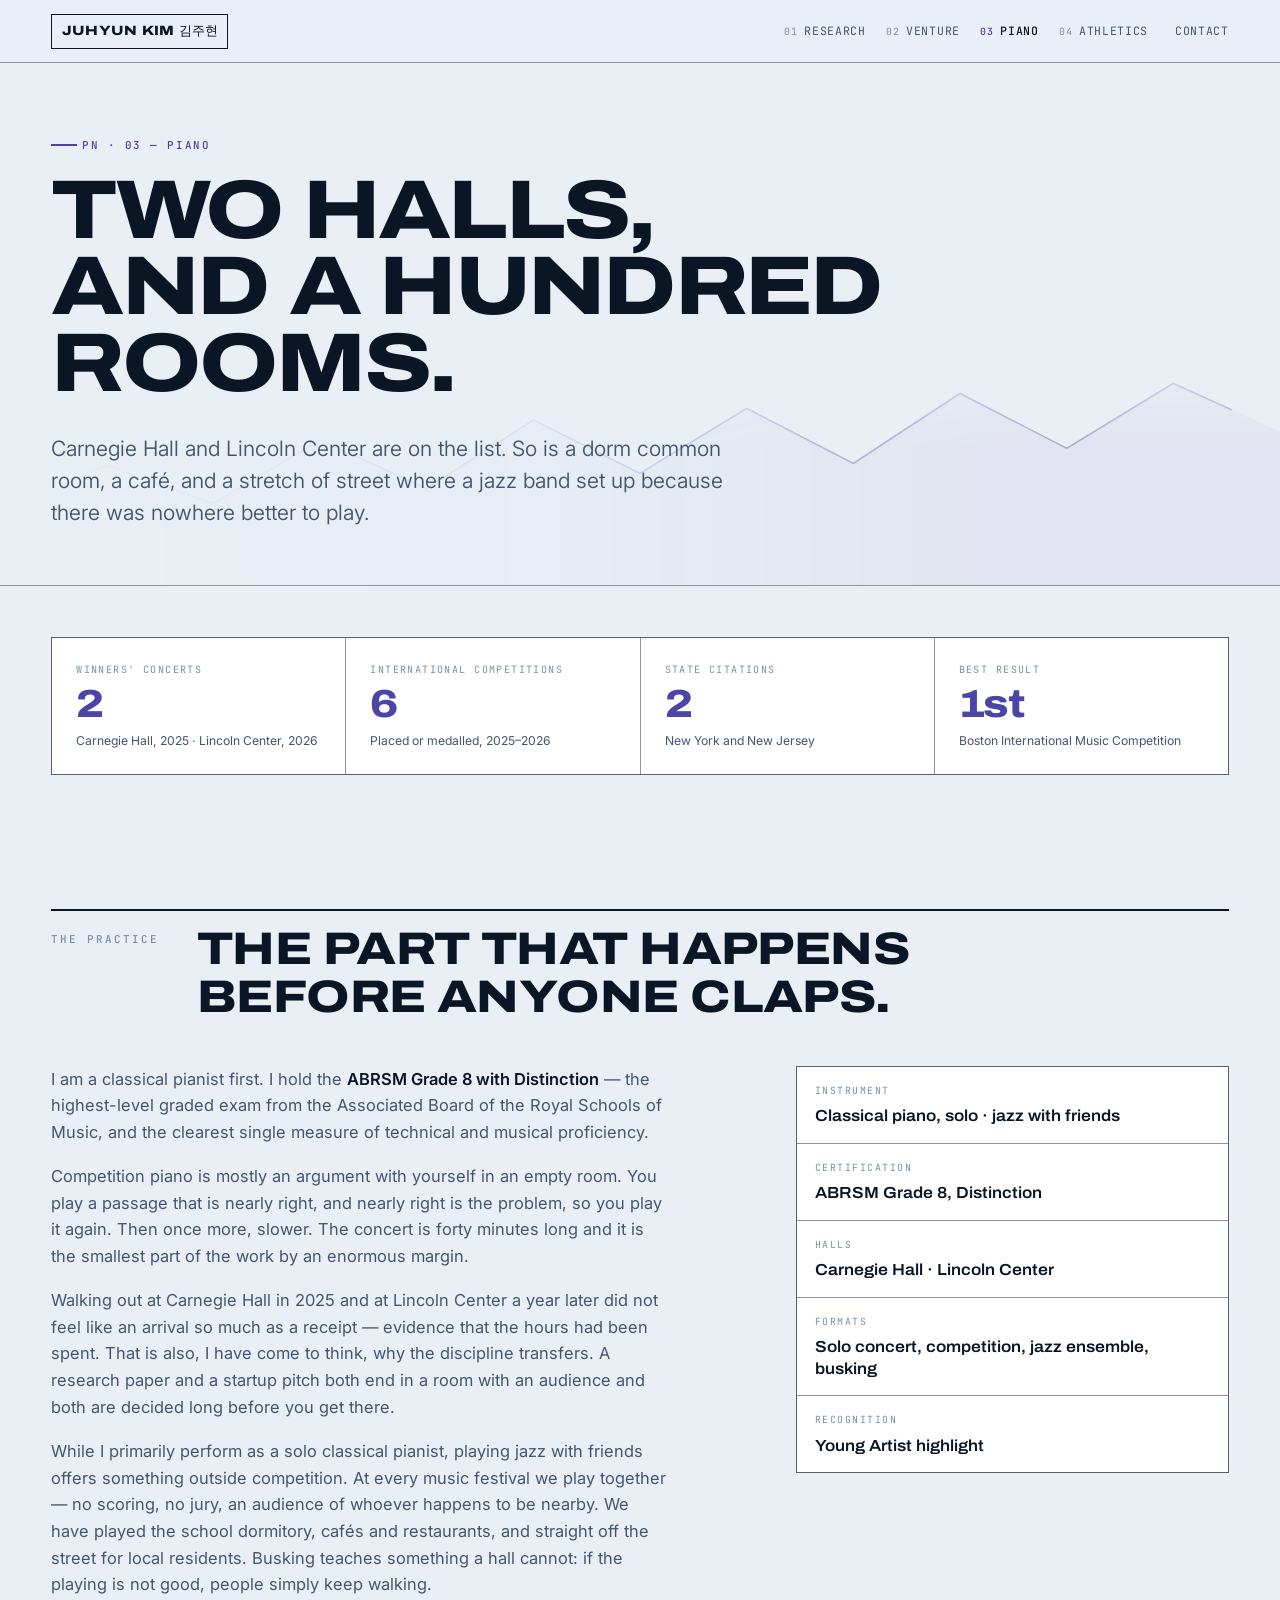
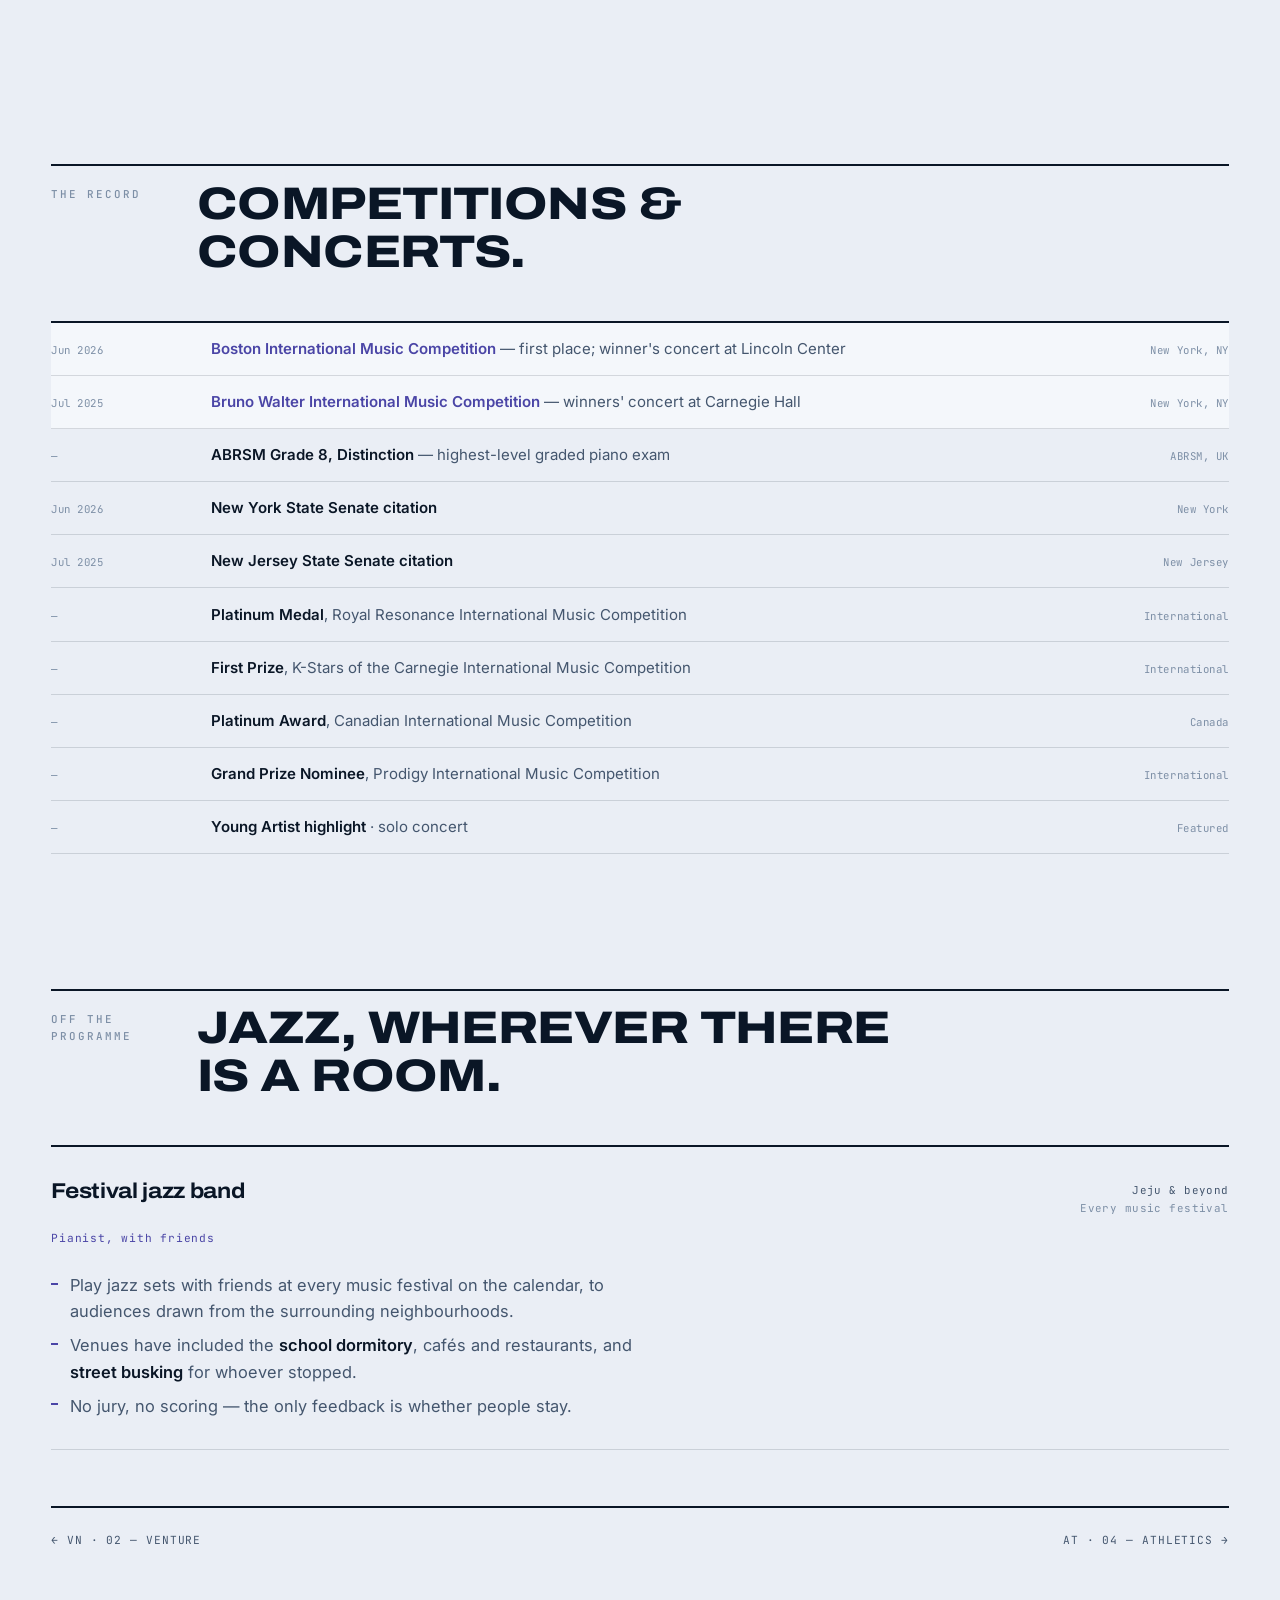
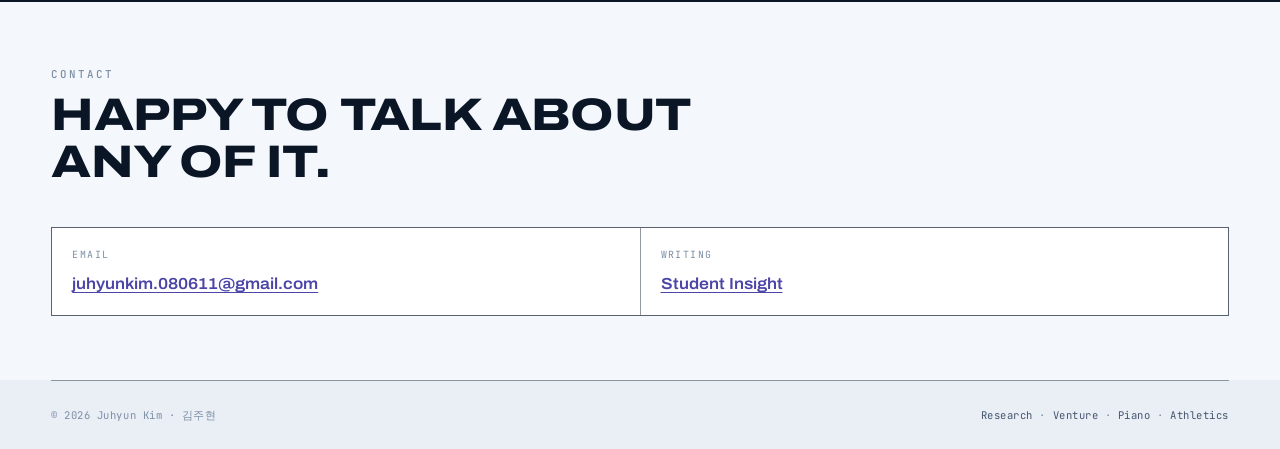
<file: piano.html>
<!DOCTYPE html>
<html lang="en">
<head>
<meta charset="utf-8">
<meta name="viewport" content="width=device-width, initial-scale=1">
<title>Piano — Juhyun (Tyler) Kim</title>
<meta name="description" content="Competition piano: winners' concerts at Carnegie Hall and Lincoln Center, a platinum medal, a first prize, state citations from New York and New Jersey, and jazz sets at music festivals.">
<meta property="og:type" content="article">
<meta property="og:title" content="Piano — Juhyun (Tyler) Kim">
<meta property="og:description" content="Carnegie Hall, Lincoln Center, and a jazz band that plays wherever there is a room.">
<meta name="theme-color" content="#0a1626">
<link rel="icon" href="favicon.svg" type="image/svg+xml">
<link rel="preconnect" href="https://fonts.googleapis.com">
<link rel="preconnect" href="https://fonts.gstatic.com" crossorigin>
<link href="https://fonts.googleapis.com/css2?family=Archivo:wdth,wght@62..125,100..900&family=Inter:wght@300..600&family=JetBrains+Mono:wght@400;500&display=swap" rel="stylesheet">
<link rel="stylesheet" href="assets/css/style.css">
</head>
<body data-position="piano">

<a class="skip" href="#main">Skip to content</a>

<header class="masthead">
  <div class="shell masthead__inner">
    <a class="wordmark" href="index.html">Juhyun Kim <span>김주현</span></a>
    <button class="nav__toggle" type="button" aria-expanded="false" aria-controls="nav">Menu</button>
    <nav class="nav" id="nav" aria-label="Sections">
      <a href="research.html" data-n="01">Research</a>
      <a href="venture.html" data-n="02">Venture</a>
      <a href="piano.html" data-n="03">Piano</a>
      <a href="athletics.html" data-n="04">Athletics</a>
      <a href="index.html#contact" data-n="">Contact</a>
    </nav>
  </div>
</header>

<main id="main">

  <!-- ── hero ─────────────────────────────────────────────── -->
  <section class="hero">
    <svg class="hero__plot" viewBox="0 0 1200 300" preserveAspectRatio="none" aria-hidden="true">
      <path class="plot-fill" d="M0,210 L100,150 L200,196 L300,120 L400,178 L500,96 L600,160 L700,82 L800,148 L900,64 L1000,130 L1100,52 L1200,110 L1200,300 L0,300 Z"/>
      <path d="M0,210 L100,150 L200,196 L300,120 L400,178 L500,96 L600,160 L700,82 L800,148 L900,64 L1000,130 L1100,52 L1200,110"/>
    </svg>
    <div class="shell hero__inner">
      <p class="tag">PN · 03 — Piano</p>
      <h1 class="hero__name" style="font-size:clamp(2.6rem,1.4rem+5.5vw,5.6rem)">Two halls,<br>and a hundred<br>rooms.</h1>
      <p class="lede" style="margin-top:2rem">Carnegie Hall and Lincoln Center are on the list. So
      is a dorm common room, a café, and a stretch of street where a jazz band set up because there
      was nowhere better to play.</p>
    </div>
  </section>

  <!-- ── readout ──────────────────────────────────────────── -->
  <section class="shell band band--tight">
    <dl class="readout" data-reveal>
      <div>
        <dt>Winners' concerts</dt>
        <dd>2</dd>
        <small>Carnegie Hall, 2025 · Lincoln Center, 2026</small>
      </div>
      <div>
        <dt>International competitions</dt>
        <dd>6</dd>
        <small>Placed or medalled, 2025–2026</small>
      </div>
      <div>
        <dt>State citations</dt>
        <dd>2</dd>
        <small>New York and New Jersey</small>
      </div>
      <div>
        <dt>Best result</dt>
        <dd>1st</dd>
        <small>Boston International Music Competition</small>
      </div>
    </dl>
  </section>

  <!-- ── narrative ────────────────────────────────────────── -->
  <section class="shell band" id="about-piano">
    <div class="band__head">
      <p class="eyebrow">The practice</p>
      <h2 class="h-sect">The part that happens before anyone claps.</h2>
    </div>
    <div class="about" data-reveal>
      <div class="stack">
        <p>I am a classical pianist first. I hold the <strong>ABRSM Grade 8 with
        Distinction</strong> — the highest-level graded exam from the Associated Board of the Royal
        Schools of Music, and the clearest single measure of technical and musical proficiency.</p>
        <p>Competition piano is mostly an argument with yourself in an empty room. You play a
        passage that is nearly right, and nearly right is the problem, so you play it again. Then
        once more, slower. The concert is forty minutes long and it is the smallest part of the work
        by an enormous margin.</p>
        <p>Walking out at Carnegie Hall in 2025 and at Lincoln Center a year later did not feel like
        an arrival so much as a receipt — evidence that the hours had been spent. That is also,
        I have come to think, why the discipline transfers. A research paper and a startup pitch both
        end in a room with an audience and both are decided long before you get there.</p>
        <p>While I primarily perform as a solo classical pianist, playing jazz with friends offers
        something outside competition. At every music festival we play together — no scoring, no
        jury, an audience of whoever happens to be nearby.
        We have played the school dormitory, cafés and restaurants, and straight off the street for
        local residents. Busking teaches something a hall cannot: if the playing is not good, people
        simply keep walking.</p>
      </div>
      <dl class="factsheet">
        <div><dt>Instrument</dt><dd>Classical piano, solo · jazz with friends</dd></div>
        <div><dt>Certification</dt><dd>ABRSM Grade 8, Distinction</dd></div>
        <div><dt>Halls</dt><dd>Carnegie Hall · Lincoln Center</dd></div>
        <div><dt>Formats</dt><dd>Solo concert, competition, jazz ensemble, busking</dd></div>
        <div><dt>Recognition</dt><dd>Young Artist highlight</dd></div>
      </dl>
    </div>
  </section>

  <!-- ── the ledger ───────────────────────────────────────── -->
  <section class="shell band" id="competitions">
    <div class="band__head">
      <p class="eyebrow">The record</p>
      <h2 class="h-sect">Competitions &amp; concerts.</h2>
    </div>

    <div class="ledger" data-reveal>
      <div class="ledger__row ledger__row--head">
        <span class="ledger__when">Jun 2026</span>
        <span class="ledger__what"><b>Boston International Music Competition</b> — first place;
        winner's concert at Lincoln Center</span>
        <span class="ledger__where">New York, NY</span>
      </div>
      <div class="ledger__row ledger__row--head">
        <span class="ledger__when">Jul 2025</span>
        <span class="ledger__what"><b>Bruno Walter International Music Competition</b> — winners'
        concert at Carnegie Hall</span>
        <span class="ledger__where">New York, NY</span>
      </div>
      <div class="ledger__row">
        <span class="ledger__when">—</span>
        <span class="ledger__what"><b>ABRSM Grade 8, Distinction</b> — highest-level graded piano exam</span>
        <span class="ledger__where">ABRSM, UK</span>
      </div>
      <div class="ledger__row">
        <span class="ledger__when">Jun 2026</span>
        <span class="ledger__what"><b>New York State Senate citation</b></span>
        <span class="ledger__where">New York</span>
      </div>
      <div class="ledger__row">
        <span class="ledger__when">Jul 2025</span>
        <span class="ledger__what"><b>New Jersey State Senate citation</b></span>
        <span class="ledger__where">New Jersey</span>
      </div>
      <div class="ledger__row">
        <span class="ledger__when">—</span>
        <span class="ledger__what"><b>Platinum Medal</b>, Royal Resonance International Music Competition</span>
        <span class="ledger__where">International</span>
      </div>
      <div class="ledger__row">
        <span class="ledger__when">—</span>
        <span class="ledger__what"><b>First Prize</b>, K-Stars of the Carnegie International Music Competition</span>
        <span class="ledger__where">International</span>
      </div>
      <div class="ledger__row">
        <span class="ledger__when">—</span>
        <span class="ledger__what"><b>Platinum Award</b>, Canadian International Music Competition</span>
        <span class="ledger__where">Canada</span>
      </div>
      <div class="ledger__row">
        <span class="ledger__when">—</span>
        <span class="ledger__what"><b>Grand Prize Nominee</b>, Prodigy International Music Competition</span>
        <span class="ledger__where">International</span>
      </div>
      <div class="ledger__row">
        <span class="ledger__when">—</span>
        <span class="ledger__what"><b>Young Artist highlight</b> · solo concert</span>
        <span class="ledger__where">Featured</span>
      </div>
    </div>
  </section>

  <!-- ── jazz ─────────────────────────────────────────────── -->
  <section class="shell band band--tight" id="jazz">
    <div class="band__head">
      <p class="eyebrow">Off the programme</p>
      <h2 class="h-sect">Jazz, wherever there is a room.</h2>
    </div>

    <div class="entries" data-reveal>
      <article class="entry">
        <h3 class="entry__title">Festival jazz band</h3>
        <p class="entry__meta"><b>Jeju &amp; beyond</b>Every music festival</p>
        <p class="entry__role">Pianist, with friends</p>
        <div class="entry__body">
          <ul>
            <li>Play jazz sets with friends at every music festival on the calendar, to audiences
            drawn from the surrounding neighbourhoods.</li>
            <li>Venues have included the <strong>school dormitory</strong>, cafés and restaurants,
            and <strong>street busking</strong> for whoever stopped.</li>
            <li>No jury, no scoring — the only feedback is whether people stay.</li>
          </ul>
        </div>
      </article>
    </div>

    <nav class="pager" style="margin-top:3.5rem" aria-label="Sections">
      <a href="venture.html">← VN · 02 — Venture</a>
      <a href="athletics.html">AT · 04 — Athletics →</a>
    </nav>
  </section>

</main>

<section class="contact" id="contact">
  <div class="shell">
    <p class="eyebrow">Contact</p>
    <h2 class="h-sect">Happy to talk about any of it.</h2>
    <dl class="contact__grid">
      <div><dt>Email</dt><dd><a href="mailto:juhyunkim.080611@gmail.com">juhyunkim.080611@gmail.com</a></dd></div>
      <div><dt>Writing</dt><dd><a href="http://www.studentinsight.net/" rel="noopener">Student Insight</a></dd></div>
    </dl>
  </div>
</section>

<footer class="shell foot">
  <span>© 2026 Juhyun Kim · 김주현</span>
  <span><a href="research.html" data-n="01">Research</a> · <a href="venture.html" data-n="02">Venture</a> ·
  <a href="piano.html" data-n="03">Piano</a> · <a href="athletics.html" data-n="04">Athletics</a></span>
</footer>

<script src="assets/js/main.js"></script>
</body>
</html>
</file>
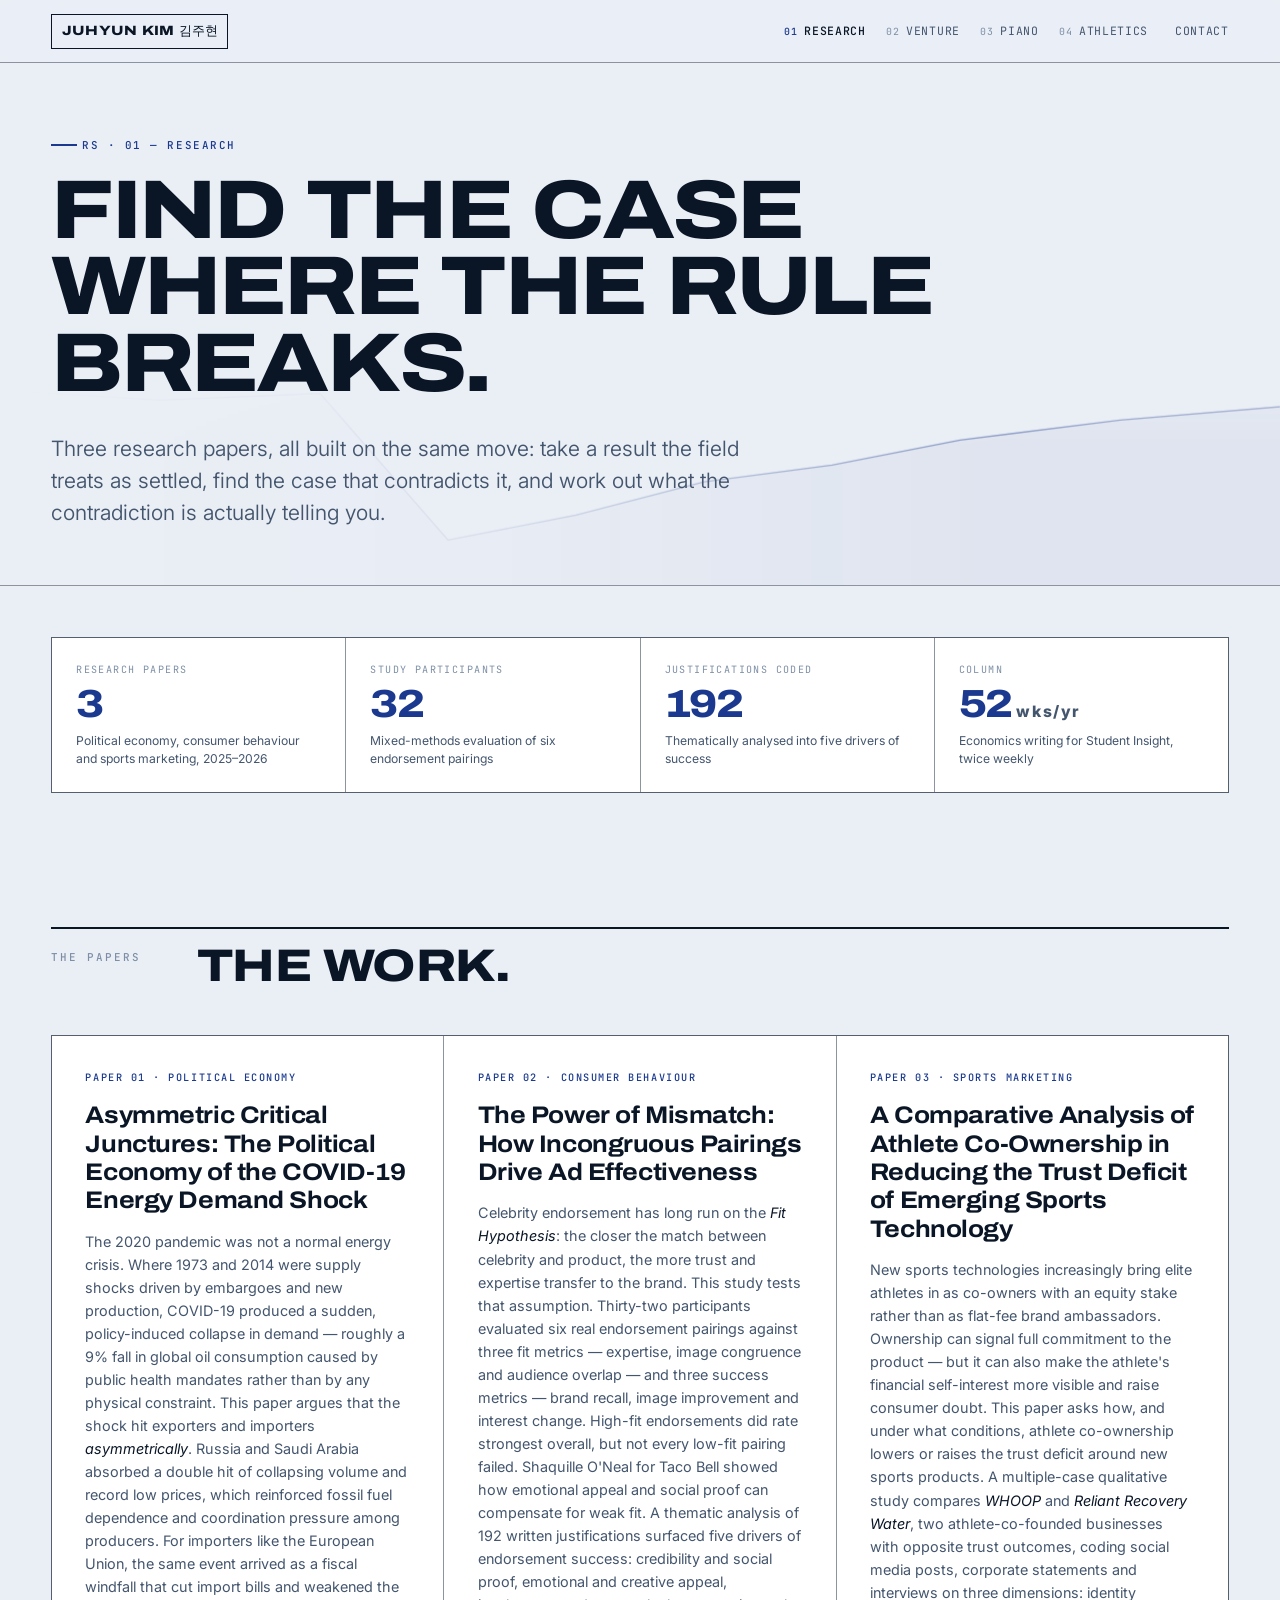
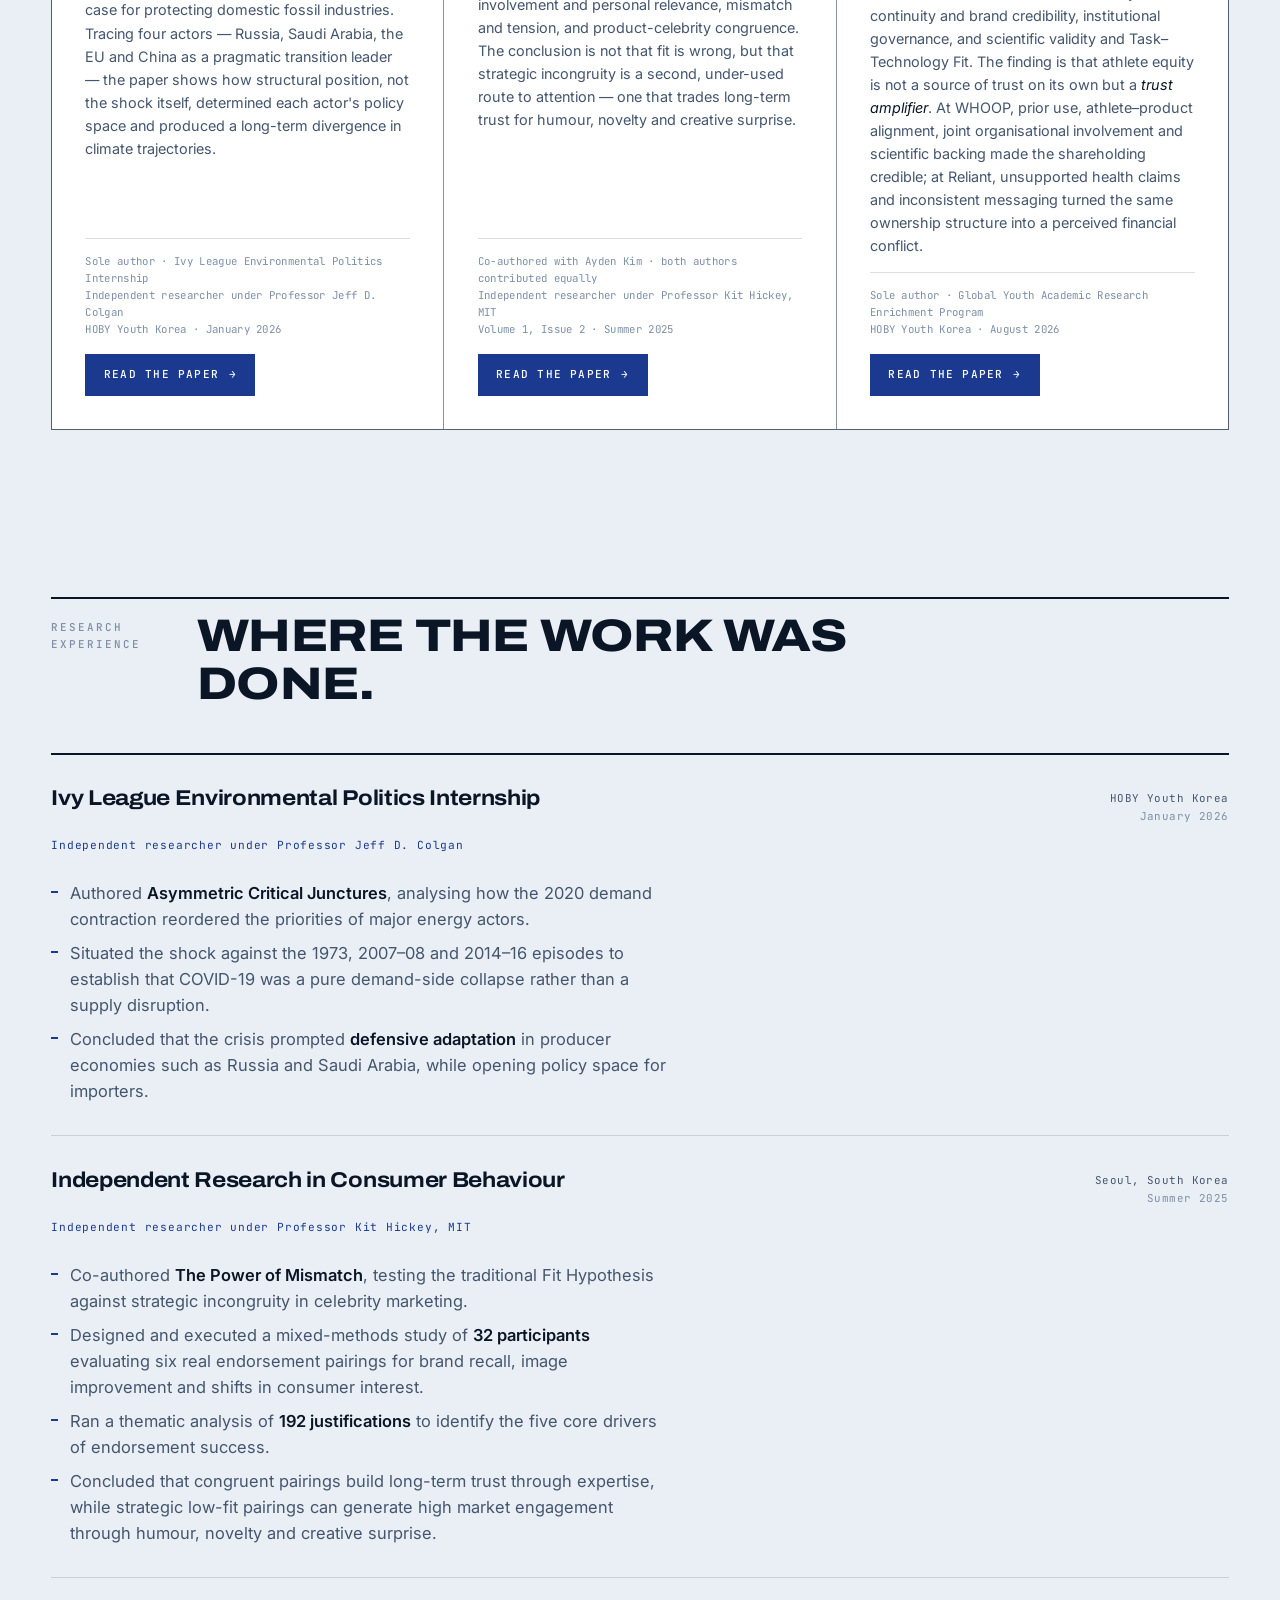
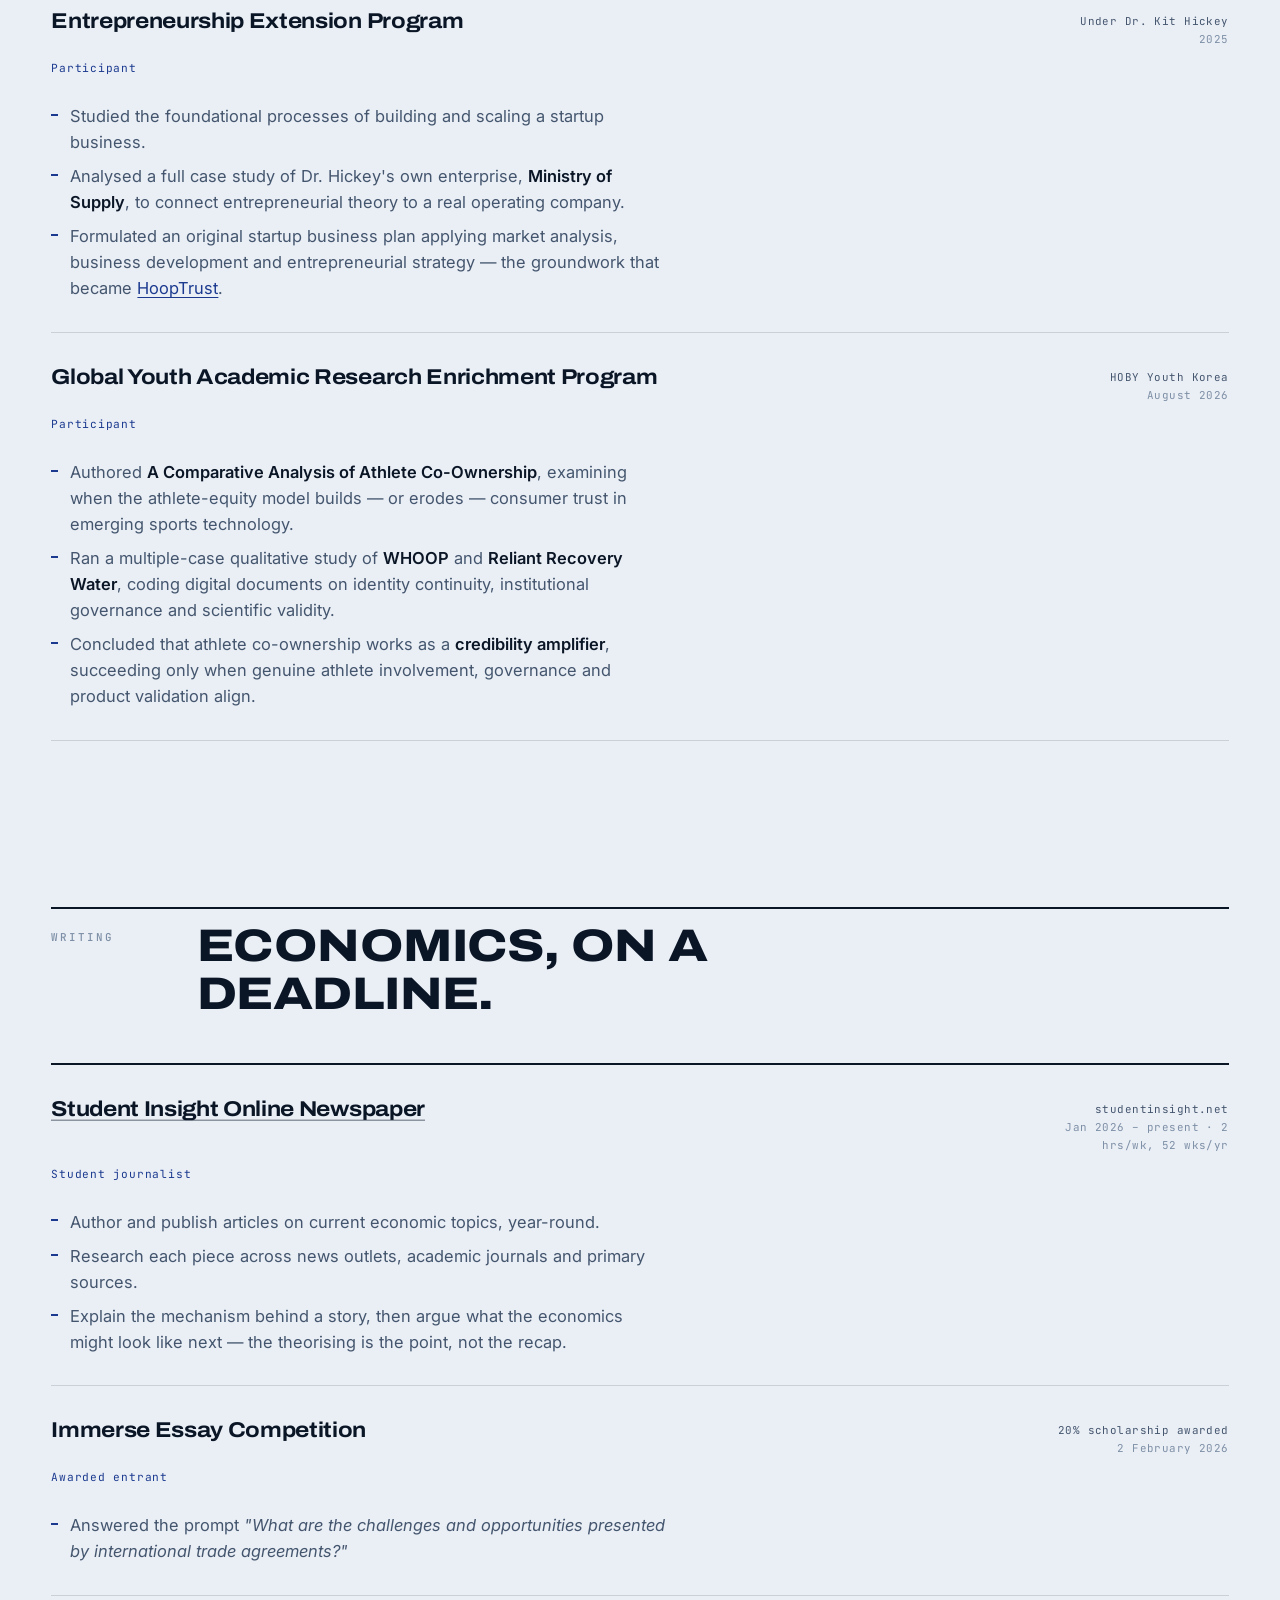
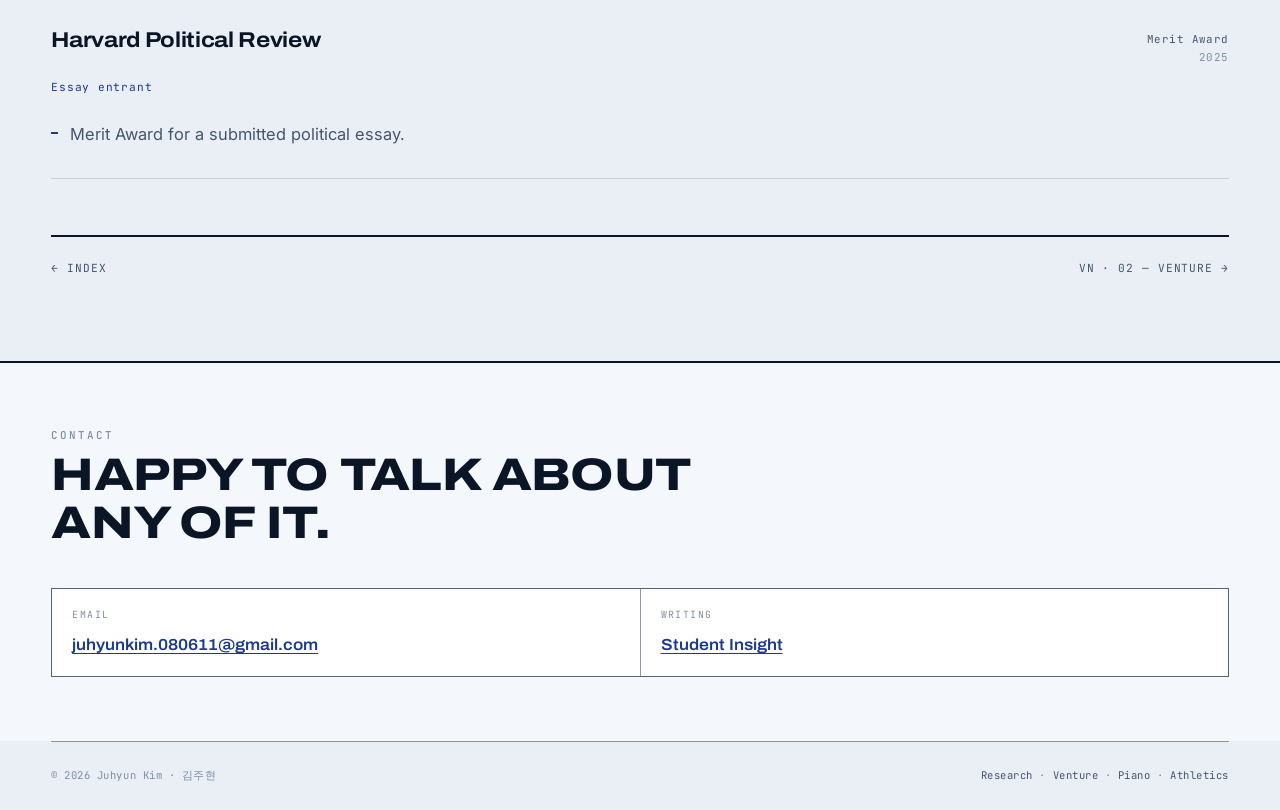
<file: research.html>
<!DOCTYPE html>
<html lang="en">
<head>
<meta charset="utf-8">
<meta name="viewport" content="width=device-width, initial-scale=1">
<title>Research — Juhyun (Tyler) Kim</title>
<meta name="description" content="Three research papers by Juhyun Kim: the political economy of the COVID-19 energy demand shock, how incongruous celebrity pairings drive ad effectiveness, and how athlete co-ownership shapes trust in emerging sports technology.">
<meta property="og:type" content="article">
<meta property="og:title" content="Research — Juhyun (Tyler) Kim">
<meta property="og:description" content="Political economy of the COVID-19 energy shock, the power of mismatch in celebrity endorsement, and athlete co-ownership in sports technology.">
<meta name="theme-color" content="#0a1626">
<link rel="icon" href="favicon.svg" type="image/svg+xml">
<link rel="preconnect" href="https://fonts.googleapis.com">
<link rel="preconnect" href="https://fonts.gstatic.com" crossorigin>
<link href="https://fonts.googleapis.com/css2?family=Archivo:wdth,wght@62..125,100..900&family=Inter:wght@300..600&family=JetBrains+Mono:wght@400;500&display=swap" rel="stylesheet">
<link rel="stylesheet" href="assets/css/style.css">
</head>
<body data-position="research">

<a class="skip" href="#main">Skip to content</a>

<header class="masthead">
  <div class="shell masthead__inner">
    <a class="wordmark" href="index.html">Juhyun Kim <span>김주현</span></a>
    <button class="nav__toggle" type="button" aria-expanded="false" aria-controls="nav">Menu</button>
    <nav class="nav" id="nav" aria-label="Sections">
      <a href="research.html" data-n="01">Research</a>
      <a href="venture.html" data-n="02">Venture</a>
      <a href="piano.html" data-n="03">Piano</a>
      <a href="athletics.html" data-n="04">Athletics</a>
      <a href="index.html#contact" data-n="">Contact</a>
    </nav>
  </div>
</header>

<main id="main">

  <!-- ── hero ─────────────────────────────────────────────── -->
  <section class="hero">
    <svg class="hero__plot" viewBox="0 0 1200 300" preserveAspectRatio="none" aria-hidden="true">
      <path class="plot-fill" d="M0,60 L150,72 L300,64 L420,240 L540,210 L660,170 L780,150 L900,120 L1050,96 L1200,80 L1200,300 L0,300 Z"/>
      <path d="M0,60 L150,72 L300,64 L420,240 L540,210 L660,170 L780,150 L900,120 L1050,96 L1200,80"/>
    </svg>
    <div class="shell hero__inner">
      <p class="tag">RS · 01 — Research</p>
      <h1 class="hero__name" style="font-size:clamp(2.6rem,1.4rem+5.5vw,5.6rem)">Find the case<br>where the rule<br>breaks.</h1>
      <p class="lede" style="margin-top:2rem">Three research papers, all built on the same move:
      take a result the field treats as settled, find the case that contradicts it, and work out
      what the contradiction is actually telling you.</p>
    </div>
  </section>

  <!-- ── readout ──────────────────────────────────────────── -->
  <section class="shell band band--tight">
    <dl class="readout" data-reveal>
      <div>
        <dt>Research papers</dt>
        <dd>3</dd>
        <small>Political economy, consumer behaviour and sports marketing, 2025–2026</small>
      </div>
      <div>
        <dt>Study participants</dt>
        <dd>32</dd>
        <small>Mixed-methods evaluation of six endorsement pairings</small>
      </div>
      <div>
        <dt>Justifications coded</dt>
        <dd>192</dd>
        <small>Thematically analysed into five drivers of success</small>
      </div>
      <div>
        <dt>Column</dt>
        <dd>52<small style="display:inline;font-size:.4em;letter-spacing:.1em"> wks/yr</small></dd>
        <small>Economics writing for Student Insight, twice weekly</small>
      </div>
    </dl>
  </section>

  <!-- ── the papers ───────────────────────────────────────── -->
  <section class="shell band" id="papers">
    <div class="band__head">
      <p class="eyebrow">The papers</p>
      <h2 class="h-sect">The work.</h2>
    </div>

    <div class="papers" data-reveal>

      <article class="paper">
        <p class="paper__label">Paper 01 · Political economy</p>
        <h3>Asymmetric Critical Junctures: The Political Economy of the COVID-19 Energy Demand Shock</h3>
        <p class="paper__abstract">The 2020 pandemic was not a normal energy crisis. Where 1973 and
        2014 were supply shocks driven by embargoes and new production, COVID-19 produced a sudden,
        policy-induced collapse in demand — roughly a 9% fall in global oil consumption caused by
        public health mandates rather than by any physical constraint. This paper argues that the
        shock hit exporters and importers <em>asymmetrically</em>. Russia and Saudi Arabia absorbed
        a double hit of collapsing volume and record low prices, which reinforced fossil fuel
        dependence and coordination pressure among producers. For importers like the European Union,
        the same event arrived as a fiscal windfall that cut import bills and weakened the case for
        protecting domestic fossil industries. Tracing four actors — Russia, Saudi Arabia, the EU and
        China as a pragmatic transition leader — the paper shows how structural position, not the
        shock itself, determined each actor's policy space and produced a long-term divergence in
        climate trajectories.</p>
        <p class="paper__meta">
          Sole author · Ivy League Environmental Politics Internship<br>
          Independent researcher under Professor Jeff D. Colgan<br>
          HOBY Youth Korea · January 2026
        </p>
        <a class="btn" href="assets/docs/asymmetric-critical-junctures.pdf">Read the paper <span aria-hidden="true">→</span></a>
      </article>

      <article class="paper">
        <p class="paper__label">Paper 02 · Consumer behaviour</p>
        <h3>The Power of Mismatch: How Incongruous Pairings Drive Ad Effectiveness</h3>
        <p class="paper__abstract">Celebrity endorsement has long run on the <em>Fit Hypothesis</em>:
        the closer the match between celebrity and product, the more trust and expertise transfer to
        the brand. This study tests that assumption. Thirty-two participants evaluated six real
        endorsement pairings against three fit metrics — expertise, image congruence and audience
        overlap — and three success metrics — brand recall, image improvement and interest change.
        High-fit endorsements did rate strongest overall, but not every low-fit pairing failed.
        Shaquille O'Neal for Taco Bell showed how emotional appeal and social proof can compensate
        for weak fit. A thematic analysis of 192 written justifications surfaced five drivers of
        endorsement success: credibility and social proof, emotional and creative appeal, involvement
        and personal relevance, mismatch and tension, and product-celebrity congruence. The
        conclusion is not that fit is wrong, but that strategic incongruity is a second, under-used
        route to attention — one that trades long-term trust for humour, novelty and creative surprise.</p>
        <p class="paper__meta">
          Co-authored with Ayden Kim · both authors contributed equally<br>
          Independent researcher under Professor Kit Hickey, MIT<br>
          Volume 1, Issue 2 · Summer 2025
        </p>
        <a class="btn" href="assets/docs/power-of-mismatch.pdf">Read the paper <span aria-hidden="true">→</span></a>
      </article>

      <article class="paper">
        <p class="paper__label">Paper 03 · Sports marketing</p>
        <h3>A Comparative Analysis of Athlete Co-Ownership in Reducing the Trust Deficit of Emerging Sports Technology</h3>
        <p class="paper__abstract">New sports technologies increasingly bring elite athletes in as
        co-owners with an equity stake rather than as flat-fee brand ambassadors. Ownership can signal
        full commitment to the product — but it can also make the athlete's financial self-interest
        more visible and raise consumer doubt. This paper asks how, and under what conditions, athlete
        co-ownership lowers or raises the trust deficit around new sports products. A multiple-case
        qualitative study compares <em>WHOOP</em> and <em>Reliant Recovery Water</em>, two
        athlete-co-founded businesses with opposite trust outcomes, coding social media posts,
        corporate statements and interviews on three dimensions: identity continuity and brand
        credibility, institutional governance, and scientific validity and Task–Technology Fit. The
        finding is that athlete equity is not a source of trust on its own but a <em>trust
        amplifier</em>. At WHOOP, prior use, athlete–product alignment, joint organisational
        involvement and scientific backing made the shareholding credible; at Reliant, unsupported
        health claims and inconsistent messaging turned the same ownership structure into a perceived
        financial conflict.</p>
        <p class="paper__meta">
          Sole author · Global Youth Academic Research Enrichment Program<br>
          HOBY Youth Korea · August 2026
        </p>
        <a class="btn" href="assets/docs/athlete-co-ownership.pdf">Read the paper <span aria-hidden="true">→</span></a>
      </article>

    </div>
  </section>

  <!-- ── research experience ──────────────────────────────── -->
  <section class="shell band" id="experience">
    <div class="band__head">
      <p class="eyebrow">Research experience</p>
      <h2 class="h-sect">Where the work was done.</h2>
    </div>

    <div class="entries" data-reveal>

      <article class="entry">
        <h3 class="entry__title">Ivy League Environmental Politics Internship</h3>
        <p class="entry__meta"><b>HOBY Youth Korea</b>January 2026</p>
        <p class="entry__role">Independent researcher under Professor Jeff D. Colgan</p>
        <div class="entry__body">
          <ul>
            <li>Authored <strong>Asymmetric Critical Junctures</strong>, analysing how the 2020
            demand contraction reordered the priorities of major energy actors.</li>
            <li>Situated the shock against the 1973, 2007–08 and 2014–16 episodes to establish that
            COVID-19 was a pure demand-side collapse rather than a supply disruption.</li>
            <li>Concluded that the crisis prompted <strong>defensive adaptation</strong> in producer
            economies such as Russia and Saudi Arabia, while opening policy space for importers.</li>
          </ul>
        </div>
      </article>

      <article class="entry">
        <h3 class="entry__title">Independent Research in Consumer Behaviour</h3>
        <p class="entry__meta"><b>Seoul, South Korea</b>Summer 2025</p>
        <p class="entry__role">Independent researcher under Professor Kit Hickey, MIT</p>
        <div class="entry__body">
          <ul>
            <li>Co-authored <strong>The Power of Mismatch</strong>, testing the traditional Fit
            Hypothesis against strategic incongruity in celebrity marketing.</li>
            <li>Designed and executed a mixed-methods study of <strong>32 participants</strong>
            evaluating six real endorsement pairings for brand recall, image improvement and shifts
            in consumer interest.</li>
            <li>Ran a thematic analysis of <strong>192 justifications</strong> to identify the five
            core drivers of endorsement success.</li>
            <li>Concluded that congruent pairings build long-term trust through expertise, while
            strategic low-fit pairings can generate high market engagement through humour, novelty
            and creative surprise.</li>
          </ul>
        </div>
      </article>

      <article class="entry">
        <h3 class="entry__title">Entrepreneurship Extension Program</h3>
        <p class="entry__meta"><b>Under Dr. Kit Hickey</b>2025</p>
        <p class="entry__role">Participant</p>
        <div class="entry__body">
          <ul>
            <li>Studied the foundational processes of building and scaling a startup business.</li>
            <li>Analysed a full case study of Dr. Hickey's own enterprise, <strong>Ministry of
            Supply</strong>, to connect entrepreneurial theory to a real operating company.</li>
            <li>Formulated an original startup business plan applying market analysis, business
            development and entrepreneurial strategy — the groundwork that became
            <a href="venture.html">HoopTrust</a>.</li>
          </ul>
        </div>
      </article>

      <article class="entry">
        <h3 class="entry__title">Global Youth Academic Research Enrichment Program</h3>
        <p class="entry__meta"><b>HOBY Youth Korea</b>August 2026</p>
        <p class="entry__role">Participant</p>
        <div class="entry__body">
          <ul>
            <li>Authored <strong>A Comparative Analysis of Athlete Co-Ownership</strong>, examining
            when the athlete-equity model builds — or erodes — consumer trust in emerging sports
            technology.</li>
            <li>Ran a multiple-case qualitative study of <strong>WHOOP</strong> and <strong>Reliant
            Recovery Water</strong>, coding digital documents on identity continuity, institutional
            governance and scientific validity.</li>
            <li>Concluded that athlete co-ownership works as a <strong>credibility amplifier</strong>,
            succeeding only when genuine athlete involvement, governance and product validation align.</li>
          </ul>
        </div>
      </article>

    </div>
  </section>

  <!-- ── writing ──────────────────────────────────────────── -->
  <section class="shell band" id="writing">
    <div class="band__head">
      <p class="eyebrow">Writing</p>
      <h2 class="h-sect">Economics, on a deadline.</h2>
    </div>

    <div class="entries" data-reveal>

      <article class="entry">
        <h3 class="entry__title">
          <a href="http://www.studentinsight.net/" rel="noopener">Student Insight Online Newspaper</a>
        </h3>
        <p class="entry__meta"><b>studentinsight.net</b>Jan 2026 – present · 2 hrs/wk, 52 wks/yr</p>
        <p class="entry__role">Student journalist</p>
        <div class="entry__body">
          <ul>
            <li>Author and publish articles on current economic topics, year-round.</li>
            <li>Research each piece across news outlets, academic journals and primary sources.</li>
            <li>Explain the mechanism behind a story, then argue what the economics might look like
            next — the theorising is the point, not the recap.</li>
          </ul>
        </div>
      </article>

      <article class="entry">
        <h3 class="entry__title">Immerse Essay Competition</h3>
        <p class="entry__meta"><b>20% scholarship awarded</b>2 February 2026</p>
        <p class="entry__role">Awarded entrant</p>
        <div class="entry__body">
          <ul>
            <li>Answered the prompt <em>"What are the challenges and opportunities presented by
            international trade agreements?"</em></li>
          </ul>
        </div>
      </article>

      <article class="entry">
        <h3 class="entry__title">Harvard Political Review</h3>
        <p class="entry__meta"><b>Merit Award</b>2025</p>
        <p class="entry__role">Essay entrant</p>
        <div class="entry__body">
          <ul>
            <li>Merit Award for a submitted political essay.</li>
          </ul>
        </div>
      </article>

    </div>

    <nav class="pager" style="margin-top:3.5rem" aria-label="Sections">
      <a href="index.html">← Index</a>
      <a href="venture.html">VN · 02 — Venture →</a>
    </nav>
  </section>

</main>

<section class="contact" id="contact">
  <div class="shell">
    <p class="eyebrow">Contact</p>
    <h2 class="h-sect">Happy to talk about any of it.</h2>
    <dl class="contact__grid">
      <div><dt>Email</dt><dd><a href="mailto:juhyunkim.080611@gmail.com">juhyunkim.080611@gmail.com</a></dd></div>
      <div><dt>Writing</dt><dd><a href="http://www.studentinsight.net/" rel="noopener">Student Insight</a></dd></div>
    </dl>
  </div>
</section>

<footer class="shell foot">
  <span>© 2026 Juhyun Kim · 김주현</span>
  <span><a href="research.html" data-n="01">Research</a> · <a href="venture.html" data-n="02">Venture</a> ·
  <a href="piano.html" data-n="03">Piano</a> · <a href="athletics.html" data-n="04">Athletics</a></span>
</footer>

<script src="assets/js/main.js"></script>
</body>
</html>
</file>
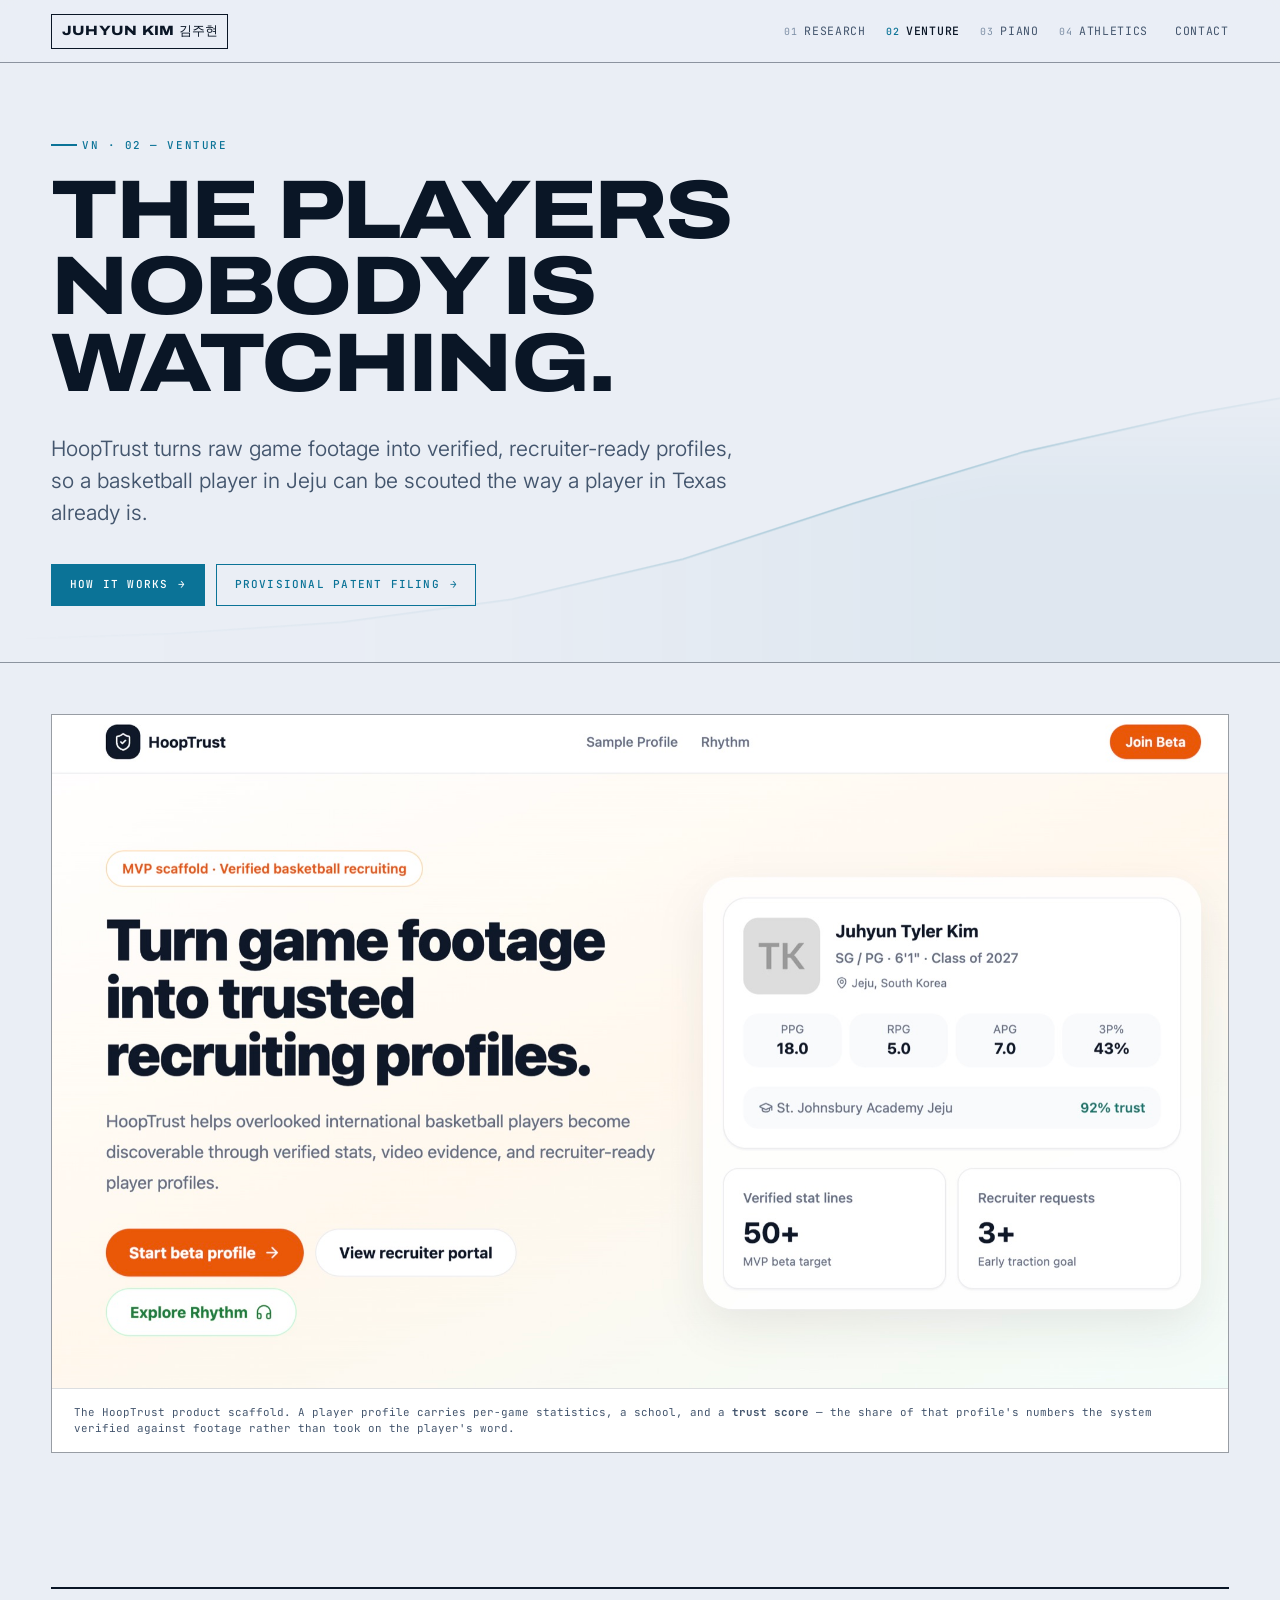
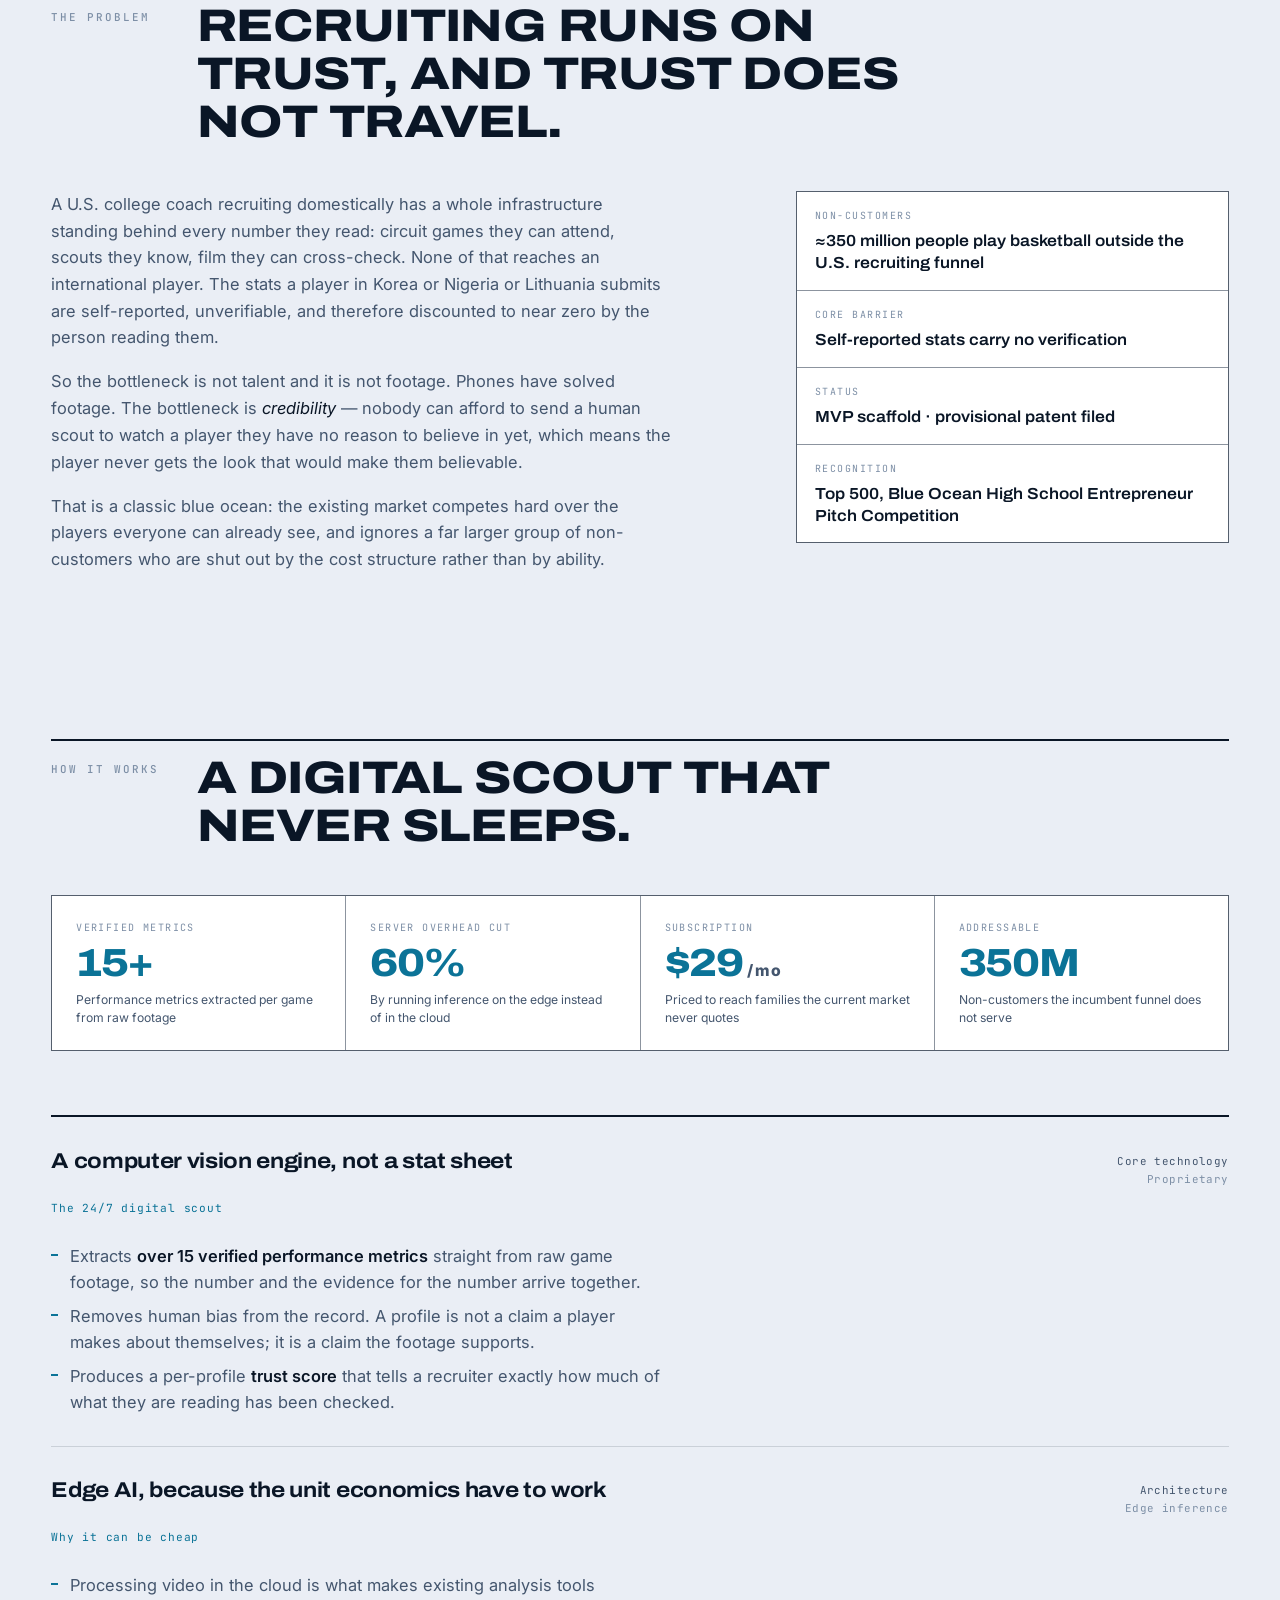
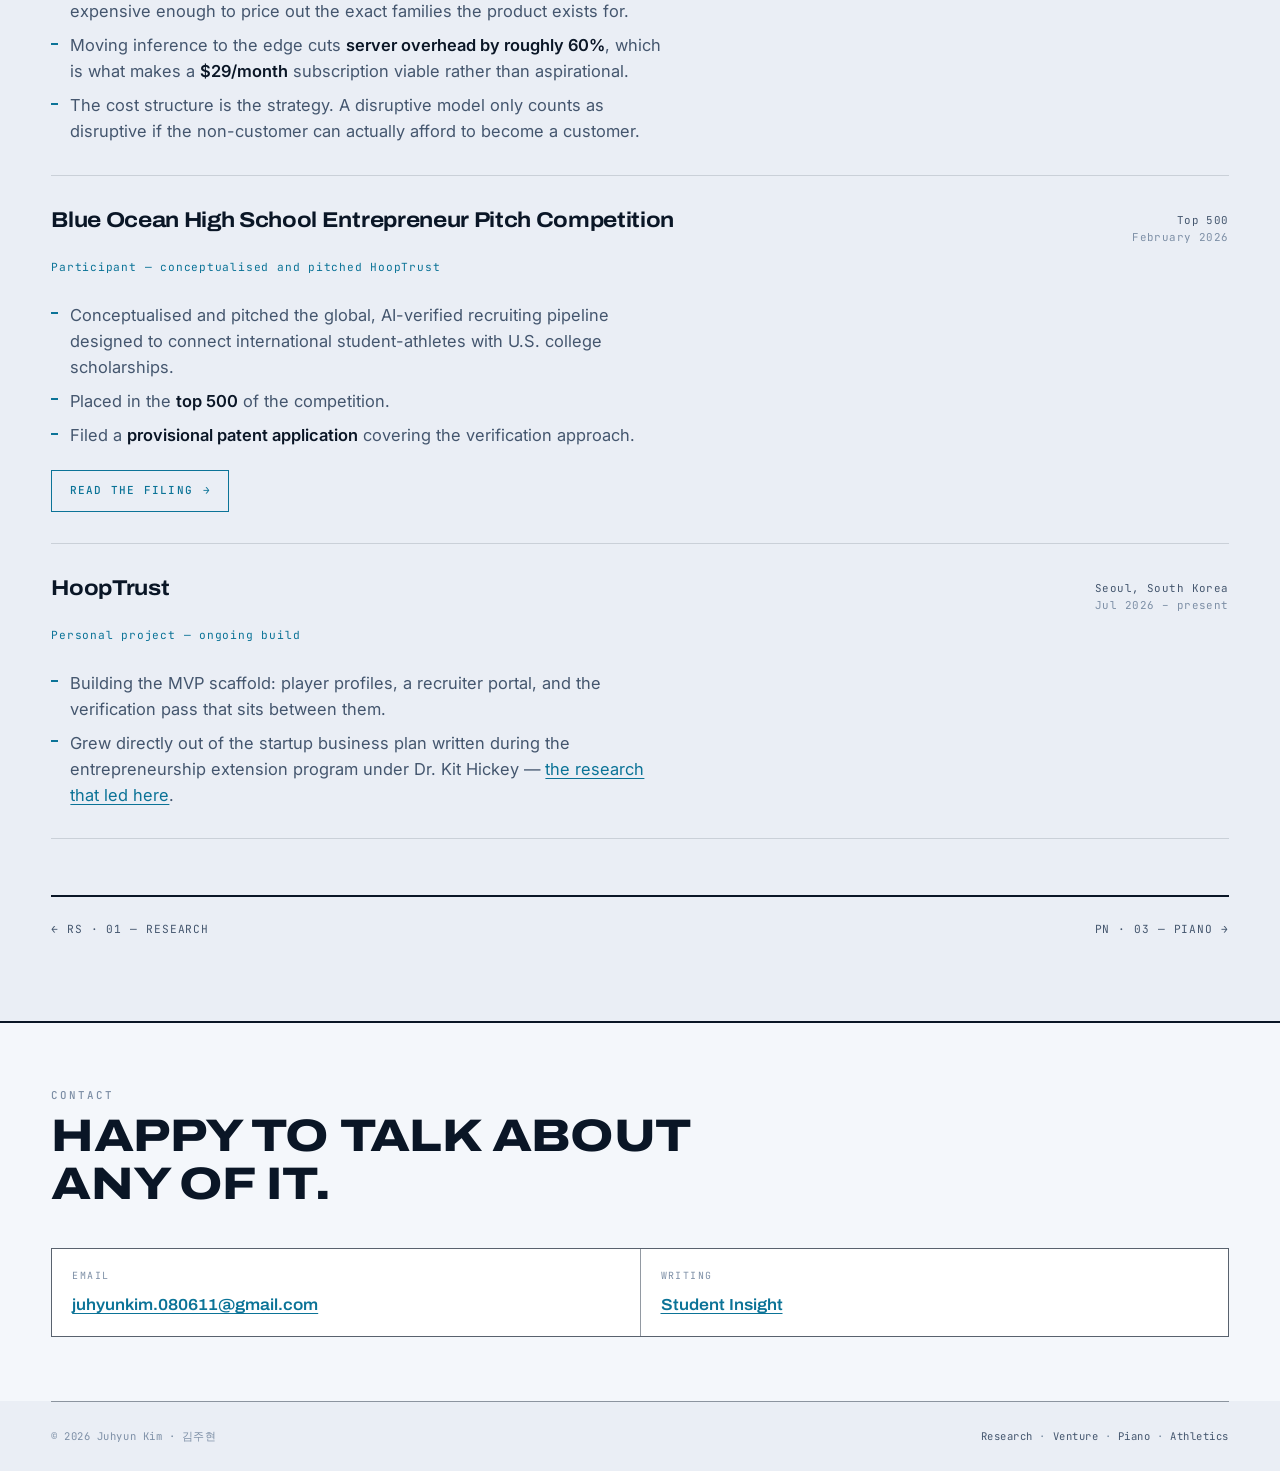
<file: venture.html>
<!DOCTYPE html>
<html lang="en">
<head>
<meta charset="utf-8">
<meta name="viewport" content="width=device-width, initial-scale=1">
<title>Venture — Juhyun (Tyler) Kim</title>
<meta name="description" content="HoopTrust: an AI-verified recruiting pipeline connecting overlooked international student-athletes with U.S. college scholarships. Top 500 at the Blue Ocean pitch competition, provisional patent filed.">
<meta property="og:type" content="article">
<meta property="og:title" content="Venture — HoopTrust">
<meta property="og:description" content="An AI-verified recruiting pipeline for overlooked international student-athletes.">
<meta name="theme-color" content="#0a1626">
<link rel="icon" href="favicon.svg" type="image/svg+xml">
<link rel="preconnect" href="https://fonts.googleapis.com">
<link rel="preconnect" href="https://fonts.gstatic.com" crossorigin>
<link href="https://fonts.googleapis.com/css2?family=Archivo:wdth,wght@62..125,100..900&family=Inter:wght@300..600&family=JetBrains+Mono:wght@400;500&display=swap" rel="stylesheet">
<link rel="stylesheet" href="assets/css/style.css">
</head>
<body data-position="venture">

<a class="skip" href="#main">Skip to content</a>

<header class="masthead">
  <div class="shell masthead__inner">
    <a class="wordmark" href="index.html">Juhyun Kim <span>김주현</span></a>
    <button class="nav__toggle" type="button" aria-expanded="false" aria-controls="nav">Menu</button>
    <nav class="nav" id="nav" aria-label="Sections">
      <a href="research.html" data-n="01">Research</a>
      <a href="venture.html" data-n="02">Venture</a>
      <a href="piano.html" data-n="03">Piano</a>
      <a href="athletics.html" data-n="04">Athletics</a>
      <a href="index.html#contact" data-n="">Contact</a>
    </nav>
  </div>
</header>

<main id="main">

  <!-- ── hero ─────────────────────────────────────────────── -->
  <section class="hero">
    <svg class="hero__plot" viewBox="0 0 1200 300" preserveAspectRatio="none" aria-hidden="true">
      <path class="plot-fill" d="M0,270 L160,264 L320,252 L480,228 L640,186 L800,128 L960,74 L1120,34 L1200,18 L1200,300 L0,300 Z"/>
      <path d="M0,270 L160,264 L320,252 L480,228 L640,186 L800,128 L960,74 L1120,34 L1200,18"/>
    </svg>
    <div class="shell hero__inner">
      <p class="tag">VN · 02 — Venture</p>
      <h1 class="hero__name" style="font-size:clamp(2.6rem,1.4rem+5.5vw,5.6rem)">The players<br>nobody is<br>watching.</h1>
      <p class="lede" style="margin-top:2rem">HoopTrust turns raw game footage into verified,
      recruiter-ready profiles, so a basketball player in Jeju can be scouted the way a player in
      Texas already is.</p>
      <div class="btn-row" style="margin-top:2.2rem">
        <a class="btn" href="#how">How it works <span aria-hidden="true">→</span></a>
        <a class="btn btn--ghost" href="assets/docs/hooptrust-provisional-patent.pdf">Provisional patent filing <span aria-hidden="true">→</span></a>
      </div>
    </div>
  </section>

  <!-- ── the product shot ─────────────────────────────────── -->
  <section class="shell band band--tight">
    <figure class="shot" data-reveal style="margin:0">
      <img src="assets/img/hooptrust-hero.jpg" width="2000" height="1145"
           alt="The HoopTrust landing page, showing a verified player profile card with per-game statistics and a trust score.">
      <figcaption>The HoopTrust product scaffold. A player profile carries per-game statistics, a
      school, and a <b>trust score</b> — the share of that profile's numbers the system verified
      against footage rather than took on the player's word.</figcaption>
    </figure>
  </section>

  <!-- ── the problem ──────────────────────────────────────── -->
  <section class="shell band" id="problem">
    <div class="band__head">
      <p class="eyebrow">The problem</p>
      <h2 class="h-sect">Recruiting runs on trust, and trust does not travel.</h2>
    </div>
    <div class="about" data-reveal>
      <div class="stack">
        <p>A U.S. college coach recruiting domestically has a whole infrastructure standing behind
        every number they read: circuit games they can attend, scouts they know, film they can
        cross-check. None of that reaches an international player. The stats a player in Korea or
        Nigeria or Lithuania submits are self-reported, unverifiable, and therefore discounted to
        near zero by the person reading them.</p>
        <p>So the bottleneck is not talent and it is not footage. Phones have solved footage. The
        bottleneck is <em>credibility</em> — nobody can afford to send a human scout to watch a
        player they have no reason to believe in yet, which means the player never gets the look
        that would make them believable.</p>
        <p>That is a classic blue ocean: the existing market competes hard over the players
        everyone can already see, and ignores a far larger group of non-customers who are shut out
        by the cost structure rather than by ability.</p>
      </div>
      <dl class="factsheet">
        <div><dt>Non-customers</dt><dd>≈350 million people play basketball outside the U.S. recruiting funnel</dd></div>
        <div><dt>Core barrier</dt><dd>Self-reported stats carry no verification</dd></div>
        <div><dt>Status</dt><dd>MVP scaffold · provisional patent filed</dd></div>
        <div><dt>Recognition</dt><dd>Top 500, Blue Ocean High School Entrepreneur Pitch Competition</dd></div>
      </dl>
    </div>
  </section>

  <!-- ── how it works ─────────────────────────────────────── -->
  <section class="shell band" id="how">
    <div class="band__head">
      <p class="eyebrow">How it works</p>
      <h2 class="h-sect">A digital scout that never sleeps.</h2>
    </div>

    <dl class="readout" data-reveal>
      <div>
        <dt>Verified metrics</dt>
        <dd>15+</dd>
        <small>Performance metrics extracted per game from raw footage</small>
      </div>
      <div>
        <dt>Server overhead cut</dt>
        <dd>60%</dd>
        <small>By running inference on the edge instead of in the cloud</small>
      </div>
      <div>
        <dt>Subscription</dt>
        <dd>$29<small style="display:inline;font-size:.4em;letter-spacing:.1em"> /mo</small></dd>
        <small>Priced to reach families the current market never quotes</small>
      </div>
      <div>
        <dt>Addressable</dt>
        <dd>350M</dd>
        <small>Non-customers the incumbent funnel does not serve</small>
      </div>
    </dl>

    <div class="entries" data-reveal style="margin-top:clamp(2.5rem,5vw,4rem)">

      <article class="entry">
        <h3 class="entry__title">A computer vision engine, not a stat sheet</h3>
        <p class="entry__meta"><b>Core technology</b>Proprietary</p>
        <p class="entry__role">The 24/7 digital scout</p>
        <div class="entry__body">
          <ul>
            <li>Extracts <strong>over 15 verified performance metrics</strong> straight from raw
            game footage, so the number and the evidence for the number arrive together.</li>
            <li>Removes human bias from the record. A profile is not a claim a player makes about
            themselves; it is a claim the footage supports.</li>
            <li>Produces a per-profile <strong>trust score</strong> that tells a recruiter exactly
            how much of what they are reading has been checked.</li>
          </ul>
        </div>
      </article>

      <article class="entry">
        <h3 class="entry__title">Edge AI, because the unit economics have to work</h3>
        <p class="entry__meta"><b>Architecture</b>Edge inference</p>
        <p class="entry__role">Why it can be cheap</p>
        <div class="entry__body">
          <ul>
            <li>Processing video in the cloud is what makes existing analysis tools expensive enough
            to price out the exact families the product exists for.</li>
            <li>Moving inference to the edge cuts <strong>server overhead by roughly 60%</strong>,
            which is what makes a <strong>$29/month</strong> subscription viable rather than aspirational.</li>
            <li>The cost structure is the strategy. A disruptive model only counts as disruptive if
            the non-customer can actually afford to become a customer.</li>
          </ul>
        </div>
      </article>

      <article class="entry">
        <h3 class="entry__title">Blue Ocean High School Entrepreneur Pitch Competition</h3>
        <p class="entry__meta"><b>Top 500</b>February 2026</p>
        <p class="entry__role">Participant — conceptualised and pitched HoopTrust</p>
        <div class="entry__body">
          <ul>
            <li>Conceptualised and pitched the global, AI-verified recruiting pipeline designed to
            connect international student-athletes with U.S. college scholarships.</li>
            <li>Placed in the <strong>top 500</strong> of the competition.</li>
            <li>Filed a <strong>provisional patent application</strong> covering the verification
            approach.</li>
          </ul>
          <div class="btn-row" style="margin-top:1.4rem">
            <a class="btn btn--ghost" href="assets/docs/hooptrust-provisional-patent.pdf">Read the filing <span aria-hidden="true">→</span></a>
          </div>
        </div>
      </article>

      <article class="entry">
        <h3 class="entry__title">HoopTrust</h3>
        <p class="entry__meta"><b>Seoul, South Korea</b>Jul 2026 – present</p>
        <p class="entry__role">Personal project — ongoing build</p>
        <div class="entry__body">
          <ul>
            <li>Building the MVP scaffold: player profiles, a recruiter portal, and the verification
            pass that sits between them.</li>
            <li>Grew directly out of the startup business plan written during the entrepreneurship
            extension program under Dr. Kit Hickey —
            <a href="research.html#experience">the research that led here</a>.</li>
          </ul>
        </div>
      </article>

    </div>

    <nav class="pager" style="margin-top:3.5rem" aria-label="Sections">
      <a href="research.html">← RS · 01 — Research</a>
      <a href="piano.html">PN · 03 — Piano →</a>
    </nav>
  </section>

</main>

<section class="contact" id="contact">
  <div class="shell">
    <p class="eyebrow">Contact</p>
    <h2 class="h-sect">Happy to talk about any of it.</h2>
    <dl class="contact__grid">
      <div><dt>Email</dt><dd><a href="mailto:juhyunkim.080611@gmail.com">juhyunkim.080611@gmail.com</a></dd></div>
      <div><dt>Writing</dt><dd><a href="http://www.studentinsight.net/" rel="noopener">Student Insight</a></dd></div>
    </dl>
  </div>
</section>

<footer class="shell foot">
  <span>© 2026 Juhyun Kim · 김주현</span>
  <span><a href="research.html" data-n="01">Research</a> · <a href="venture.html" data-n="02">Venture</a> ·
  <a href="piano.html" data-n="03">Piano</a> · <a href="athletics.html" data-n="04">Athletics</a></span>
</footer>

<script src="assets/js/main.js"></script>
</body>
</html>
</file>
<file: assets/css/style.css>
/* ============================================================
   Juhyun (Tyler) Kim — portfolio
   Design ground: a term sheet.
   Dark cover panel, then hard-ruled modular boxes on a flat
   surface. Nothing floats: every block is bounded by a hairline.
   Type contrast comes from width, weight and case, not from
   mixing a serif with a sans.
   Palette is blue end to end, sections separated by hue.
   ============================================================ */

/* ---------- tokens ---------- */
:root {
  /* surface & ink */
  --paper:      #eaeef5;
  --card:       #ffffff;
  --card-sink:  #f4f7fb;
  --deep:       #0a1626;   /* the cover panel */
  --deep-hi:    #16263c;
  --ink:        #0a1626;
  --ink-soft:   #44566e;
  --ink-faint:  #7d8fa6;
  --rule:       rgba(10, 22, 38, 0.14);
  --rule-hard:  rgba(10, 22, 38, 0.42);
  --on-deep:    #c9d7e8;
  --on-deep-hi: #ffffff;
  --on-deep-dim:#6f8299;

  /* the four positions — all blue, separated by hue */
  --ultramarine: #1b3a8f;
  --cerulean:    #0b7397;
  --indigo:      #4a45a6;
  --azure:       #1f6fbf;

  --pos:      var(--ultramarine);
  --pos-lift: #2f57bd;   /* the same hue, legible on the dark panel */

  /* type */
  --display: "Archivo", "Helvetica Neue", Arial, sans-serif;
  --body:    "Inter", -apple-system, "Helvetica Neue", Arial, sans-serif;
  --mono:    "JetBrains Mono", ui-monospace, "SF Mono", Menlo, monospace;

  /* metrics */
  --gutter:  clamp(1rem, 4vw, 3.5rem);
  --shell:   1280px;
  --measure: 62ch;
}

body[data-position="research"]  { --pos: var(--ultramarine); --pos-lift: #4f78e0; }
body[data-position="venture"]   { --pos: var(--cerulean);    --pos-lift: #2ba7d0; }
body[data-position="piano"]     { --pos: var(--indigo);      --pos-lift: #7d78e2; }
body[data-position="athletics"] { --pos: var(--azure);       --pos-lift: #56a0e8; }

/* ---------- reset-ish ---------- */
*, *::before, *::after { box-sizing: border-box; }
html {
  -webkit-text-size-adjust: 100%;
  scroll-behavior: smooth;
  background-color: var(--paper);
  scroll-padding-top: 4.6rem;
}
@media (prefers-reduced-motion: reduce) { html { scroll-behavior: auto; } }

body {
  margin: 0;
  color: var(--ink);
  font-family: var(--body);
  font-size: clamp(0.95rem, 0.92rem + 0.2vw, 1.03rem);
  font-weight: 400;
  line-height: 1.62;
  -webkit-font-smoothing: antialiased;
  overflow-x: hidden;
}

img { max-width: 100%; display: block; }
a { color: inherit; }

.skip {
  position: absolute; left: -9999px; top: 0;
  background: var(--deep); color: #fff;
  padding: 0.7rem 1.1rem; z-index: 99;
  font-family: var(--mono); font-size: 0.76rem;
}
.skip:focus { left: 0.5rem; top: 0.5rem; }

:focus-visible { outline: 2px solid var(--pos); outline-offset: 2px; }

/* ---------- shared layout ---------- */
.shell { width: min(100% - (var(--gutter) * 2), var(--shell)); margin-inline: auto; }
.stack > * + * { margin-top: 1.05em; }
.band { padding-block: clamp(3rem, 6.5vw, 5.5rem); }
.band--tight { padding-block: clamp(2rem, 4vw, 3.25rem); }
.measure { max-width: var(--measure); }

/* ---------- typography roles ---------- */
h1, h2, h3, h4 {
  font-family: var(--display);
  margin: 0;
  line-height: 1.05;
  font-weight: 700;
  letter-spacing: -0.02em;
  font-variation-settings: "wdth" 112;
}

/* section titles are set in caps, wide and heavy — the house voice */
.h-sect {
  font-size: clamp(1.6rem, 1.1rem + 2.2vw, 2.85rem);
  text-transform: uppercase;
  letter-spacing: -0.012em;
  font-weight: 800;
  font-variation-settings: "wdth" 118;
  max-width: 22ch;
}

.eyebrow {
  font-family: var(--mono);
  font-size: 0.68rem;
  font-weight: 500;
  letter-spacing: 0.18em;
  text-transform: uppercase;
  color: var(--ink-faint);
  margin: 0;
}

.lede {
  font-size: clamp(1.05rem, 0.96rem + 0.5vw, 1.32rem);
  line-height: 1.5;
  color: var(--ink-soft);
  max-width: 54ch;
  font-weight: 350;
}

p { margin: 0; }

/* section head: a numbered rule across the top of every band */
.band__head {
  margin-bottom: clamp(1.75rem, 3.5vw, 2.75rem);
  border-top: 2px solid var(--ink);
  padding-top: 0.9rem;
  display: grid;
  grid-template-columns: 7.5rem minmax(0, 1fr);
  gap: 0.4rem clamp(1rem, 2vw, 1.75rem);
}
.band__head .eyebrow { grid-column: 1; padding-top: 0.35rem; }
.band__head .h-sect,
.band__head h2 { grid-column: 2; }
.band__head .lede { grid-column: 2; margin-top: 0.85rem; }
@media (max-width: 700px) {
  .band__head { grid-template-columns: 1fr; }
  .band__head .eyebrow, .band__head .h-sect, .band__head h2, .band__head .lede { grid-column: 1; }
}

.tag {
  display: inline-flex; align-items: center; gap: 0.5em;
  font-family: var(--mono); font-size: 0.68rem;
  letter-spacing: 0.14em; text-transform: uppercase;
  color: var(--pos); font-weight: 500;
}
.tag::before {
  content: ""; width: 1.6rem; height: 2px;
  background: var(--pos); flex: none;
}

/* ============================================================
   MASTHEAD — hard-edged, boxed wordmark
   ============================================================ */
.masthead {
  position: sticky; top: 0; z-index: 40;
  background: color-mix(in srgb, var(--paper) 90%, transparent);
  backdrop-filter: saturate(160%) blur(12px);
  -webkit-backdrop-filter: saturate(160%) blur(12px);
  border-bottom: 1px solid var(--rule-hard);
}
.masthead__inner {
  display: flex; align-items: center; justify-content: space-between;
  gap: 1.25rem; min-height: 3.9rem;
}
.wordmark {
  font-family: var(--display);
  font-weight: 800;
  font-size: 0.84rem;
  text-transform: uppercase;
  letter-spacing: 0.02em;
  font-variation-settings: "wdth" 120;
  text-decoration: none;
  white-space: nowrap;
  border: 1.5px solid var(--ink);
  padding: 0.34rem 0.6rem;
  transition: background 0.2s ease, color 0.2s ease;
}
.wordmark:hover { background: var(--ink); color: var(--paper); }
.wordmark span { font-family: var(--mono); font-weight: 400; letter-spacing: 0; }

.nav {
  display: flex; align-items: center;
  gap: clamp(0.75rem, 1.6vw, 1.75rem);
  font-family: var(--mono); font-size: 0.72rem;
  letter-spacing: 0.06em; text-transform: uppercase;
}
.nav a {
  text-decoration: none; color: var(--ink-soft);
  padding: 0.3rem 0; position: relative;
  transition: color 0.18s ease;
}
/* a leading index number, not an underline */
.nav a::before {
  content: attr(data-n);
  font-size: 0.62rem;
  color: var(--ink-faint);
  margin-right: 0.4rem;
  transition: color 0.18s ease;
}
.nav a:hover { color: var(--ink); }
.nav a:hover::before { color: var(--pos); }
.nav a[aria-current="page"] { color: var(--ink); font-weight: 500; }
.nav a[aria-current="page"]::before { color: var(--pos); }

.nav__toggle {
  display: none; background: none;
  border: 1.5px solid var(--ink);
  font-family: var(--mono); font-size: 0.68rem;
  letter-spacing: 0.12em; text-transform: uppercase;
  color: var(--ink); padding: 0.42rem 0.7rem; cursor: pointer;
}

@media (max-width: 880px) {
  .nav__toggle { display: block; }
  .nav {
    position: absolute; top: 100%; left: 0; right: 0;
    flex-direction: column; align-items: stretch; gap: 0;
    background: var(--card);
    border-bottom: 2px solid var(--ink);
    padding: 0 var(--gutter) 0.8rem;
    font-size: 0.8rem;
  }
  .nav[hidden] { display: none; }
  .nav a { padding: 0.78rem 0; border-bottom: 1px solid var(--rule); }
}

/* ============================================================
   COVER — the dark term-sheet panel
   ============================================================ */
.cover {
  background: var(--deep);
  color: var(--on-deep);
  position: relative;
  overflow: hidden;
  border-bottom: 2px solid var(--ink);
}
/* a faint plotted line, drawn once, kept out of the type's way */
.cover__plot {
  position: absolute; inset: auto 0 0 0;
  height: 58%; width: 100%; z-index: 0; pointer-events: none;
  opacity: 0.42;
}
.cover__plot path {
  fill: none; stroke: var(--pos-lift); stroke-width: 1.25;
  vector-effect: non-scaling-stroke;
  stroke-dasharray: 1600; stroke-dashoffset: 1600;
  animation: draw 2.4s cubic-bezier(0.35, 0.8, 0.25, 1) 0.3s forwards;
}
.cover__plot .plot-fill {
  fill: var(--pos-lift); stroke: none; opacity: 0;
  animation: fadein 1.6s ease 1.4s forwards;
}
@keyframes draw   { to { stroke-dashoffset: 0; } }
@keyframes fadein { to { opacity: 0.1; } }

.cover__inner {
  position: relative; z-index: 1;
  padding-block: clamp(2.75rem, 6vw, 5rem) 0;
}

.cover__rule {
  display: flex; flex-wrap: wrap; gap: 0.4rem 1.5rem;
  font-family: var(--mono); font-size: 0.67rem;
  letter-spacing: 0.16em; text-transform: uppercase;
  color: var(--on-deep-dim);
  padding-bottom: 1.5rem;
  border-bottom: 1px solid rgba(255, 255, 255, 0.16);
}

/* the name, set as a solid block of type */
.cover__name {
  font-family: var(--display);
  font-size: clamp(3.2rem, 1rem + 11vw, 10.5rem);
  font-weight: 800;
  font-variation-settings: "wdth" 118;
  text-transform: uppercase;
  line-height: 0.84;
  letter-spacing: -0.035em;
  color: var(--on-deep-hi);
  margin: clamp(1.5rem, 3vw, 2.5rem) 0 0;
}
.cover__name em {
  display: block;
  font-family: var(--mono);
  font-style: normal;
  font-size: clamp(0.72rem, 0.64rem + 0.4vw, 0.92rem);
  font-weight: 400;
  letter-spacing: 0.2em;
  text-transform: uppercase;
  color: var(--on-deep-dim);
  margin-top: clamp(1.2rem, 2.5vw, 1.9rem);
}

.cover__claim {
  font-family: var(--display);
  font-size: clamp(1.35rem, 1rem + 1.5vw, 2.15rem);
  font-weight: 600;
  font-variation-settings: "wdth" 108;
  line-height: 1.22;
  letter-spacing: -0.022em;
  color: var(--on-deep-hi);
  max-width: 26ch;
  margin-top: clamp(1.75rem, 3vw, 2.5rem);
}

/* the spec table, hard against the foot of the panel */
.cover__spec {
  margin: clamp(2.25rem, 4vw, 3.5rem) 0 0;
  display: grid;
  grid-template-columns: repeat(auto-fit, minmax(150px, 1fr));
  border-top: 1px solid rgba(255, 255, 255, 0.22);
  border-left: 1px solid rgba(255, 255, 255, 0.14);
}
.cover__spec > div {
  padding: 1.05rem 1.1rem 1.35rem;
  border-right: 1px solid rgba(255, 255, 255, 0.14);
  border-bottom: 1px solid rgba(255, 255, 255, 0.14);
}
.cover__spec dt {
  font-family: var(--mono); font-size: 0.62rem;
  letter-spacing: 0.15em; text-transform: uppercase;
  color: var(--on-deep-dim);
}
.cover__spec dd {
  margin: 0.5rem 0 0;
  font-family: var(--display);
  font-size: 1.18rem; font-weight: 600;
  font-variation-settings: "wdth" 108;
  color: var(--on-deep-hi);
  line-height: 1.2;
}
.cover__spec a { color: var(--pos-lift); text-underline-offset: 3px; word-break: break-word; }
.cover__spec a:hover { color: var(--on-deep-hi); }

/* ============================================================
   THESIS — prose with a marginal note column
   ============================================================ */
.thesis {
  display: grid;
  grid-template-columns: minmax(0, 1.7fr) minmax(0, 1fr);
  gap: clamp(1.75rem, 4vw, 4rem);
  align-items: start;
}
@media (max-width: 900px) { .thesis { grid-template-columns: 1fr; } }

.thesis__lead {
  font-family: var(--display);
  font-size: clamp(1.25rem, 1.05rem + 1vw, 1.72rem);
  font-weight: 500;
  font-variation-settings: "wdth" 104;
  line-height: 1.32;
  letter-spacing: -0.015em;
  color: var(--ink);
  max-width: 30ch;
  padding-bottom: 1.4rem;
  margin-bottom: 1.6rem;
  border-bottom: 1px solid var(--rule-hard);
}
.thesis p { max-width: var(--measure); color: var(--ink-soft); }
.thesis strong { color: var(--ink); font-weight: 600; }
.thesis em { font-style: italic; color: var(--ink); }
.thesis a { color: var(--pos); text-underline-offset: 3px; }

/* marginal notes — stacked bordered cards, not a definition list */
.notes { display: grid; gap: 1px; background: var(--rule-hard); border: 1px solid var(--rule-hard); }
.note { background: var(--card); padding: 1.1rem 1.2rem; }
.note__k {
  font-family: var(--mono); font-size: 0.63rem;
  letter-spacing: 0.15em; text-transform: uppercase;
  color: var(--ink-faint);
}
.note__v {
  margin-top: 0.45rem;
  font-family: var(--display);
  font-size: 1.05rem; font-weight: 600;
  font-variation-settings: "wdth" 108;
  line-height: 1.3;
}
.note__v a { color: var(--pos); text-underline-offset: 3px; word-break: break-word; }

/* ============================================================
   SIGNATURE 1 — the strands timeline
   Four commitments plotted against calendar years, with a dot
   at each event that mattered.
   ============================================================ */
.strands {
  border: 1px solid var(--rule-hard);
  background: var(--card);
  padding: clamp(1.1rem, 2.4vw, 1.9rem);
}
.strands__row {
  display: grid;
  grid-template-columns: 6.5rem minmax(0, 1fr);
  gap: 0 1rem;
  align-items: center;
}
@media (max-width: 640px) { .strands__row { grid-template-columns: 4.6rem minmax(0, 1fr); gap: 0 0.6rem; } }

.strands__scale span {
  font-family: var(--mono); font-size: 0.64rem;
  letter-spacing: 0.08em; color: var(--ink-faint);
}
.strands__years {
  display: grid;
  grid-template-columns: repeat(4, 1fr);
  border-bottom: 1px solid var(--rule-hard);
  padding-bottom: 0.4rem;
  margin-bottom: 0.7rem;
}
.strands__years span { text-align: left; padding-left: 0.25rem; }

.strand { --pos: var(--ultramarine); }
.strand[data-position="research"]  { --pos: var(--ultramarine); }
.strand[data-position="venture"]   { --pos: var(--cerulean); }
.strand[data-position="piano"]     { --pos: var(--indigo); }
.strand[data-position="athletics"] { --pos: var(--azure); }

.strand__label {
  font-family: var(--mono); font-size: 0.68rem;
  letter-spacing: 0.06em; text-transform: uppercase;
  color: var(--ink); text-align: right;
  white-space: nowrap; overflow: hidden; text-overflow: ellipsis;
}
.strand__track {
  position: relative;
  height: 2.5rem;
  /* the year gridlines live here */
  background-image: repeating-linear-gradient(
    to right, var(--rule) 0 1px, transparent 1px 25%);
}
.strand__bar {
  position: absolute;
  top: 50%; transform: translateY(-50%);
  left: var(--s); width: var(--w);
  height: 0.62rem;
  background: var(--pos);
  transform-origin: left center;
  scale: 0 1;
  transition: scale 0.85s cubic-bezier(0.2, 0.7, 0.3, 1) var(--d, 0s);
}
.is-in .strand__bar { scale: 1 1; }
/* the open end: this commitment is still running */
.strand__bar::after {
  content: "";
  position: absolute; right: -0.5rem; top: 0;
  border-left: 0.5rem solid var(--pos);
  border-top: 0.31rem solid transparent;
  border-bottom: 0.31rem solid transparent;
}
.strand__dot {
  position: absolute;
  left: var(--p); top: 50%;
  width: 0.72rem; height: 0.72rem;
  margin: -0.36rem 0 0 -0.36rem;
  background: var(--card);
  border: 2.5px solid var(--pos);
  border-radius: 50%;
  opacity: 0;
  transition: opacity 0.4s ease 0.7s;
}
.is-in .strand__dot { opacity: 1; }

.strands__key {
  margin-top: 1.1rem; padding-top: 0.9rem;
  border-top: 1px solid var(--rule);
  font-family: var(--mono); font-size: 0.65rem;
  color: var(--ink-faint); letter-spacing: 0.04em;
  line-height: 1.6;
}

/* ============================================================
   SIGNATURE 2 — the index rows
   Four full-width numbered rows. Hovering pulls the hue across
   the row from the left and lifts the number out of the margin.
   ============================================================ */
.rows { border-top: 2px solid var(--ink); }

.prow {
  --pos: var(--ultramarine);
  position: relative;
  display: grid;
  grid-template-columns: 5.5rem minmax(0, 1.05fr) minmax(0, 1.3fr) 10.5rem;
  gap: 0.5rem clamp(1rem, 2.5vw, 2.25rem);
  align-items: start;
  padding: clamp(1.5rem, 2.8vw, 2.4rem) 0;
  border-bottom: 1px solid var(--rule-hard);
  text-decoration: none;
  isolation: isolate;
  overflow: hidden;
}
.prow[data-position="research"]  { --pos: var(--ultramarine); }
.prow[data-position="venture"]   { --pos: var(--cerulean); }
.prow[data-position="piano"]     { --pos: var(--indigo); }
.prow[data-position="athletics"] { --pos: var(--azure); }

/* the hue sweeps in from the left edge, full-bleed past the shell */
.prow::before {
  content: "";
  position: absolute;
  inset: 0 0 0 calc(var(--gutter) * -1);
  width: 100vw;
  background: var(--pos);
  opacity: 0.07;
  transform: scaleX(0);
  transform-origin: left;
  transition: transform 0.5s cubic-bezier(0.2, 0.7, 0.3, 1);
  z-index: -1;
}
.prow:hover::before, .prow:focus-visible::before { transform: scaleX(1); }

.prow__n {
  font-family: var(--display);
  font-size: clamp(1.6rem, 1.2rem + 1.6vw, 2.5rem);
  font-weight: 800;
  font-variation-settings: "wdth" 118;
  line-height: 0.9;
  color: var(--ink-faint);
  transition: color 0.35s ease, transform 0.45s cubic-bezier(0.2, 0.7, 0.3, 1);
}
.prow:hover .prow__n { color: var(--pos); transform: translateX(4px); }

.prow__name {
  font-family: var(--display);
  font-size: clamp(1.5rem, 1.15rem + 1.5vw, 2.4rem);
  font-weight: 800;
  font-variation-settings: "wdth" 116;
  text-transform: uppercase;
  letter-spacing: -0.022em;
  line-height: 0.96;
  color: var(--ink);
}
.prow__kicker {
  display: block;
  margin-top: 0.55rem;
  font-family: var(--mono);
  font-size: 0.66rem;
  font-weight: 500;
  letter-spacing: 0.13em;
  text-transform: uppercase;
  color: var(--pos);
}
.prow__note { color: var(--ink-soft); font-size: 0.93rem; line-height: 1.55; }

.prow__figs { display: grid; gap: 0.9rem; }
/* number stacked over its label, flush right — the labels are too long
   to sit beside the figure without wrapping badly */
.prow__fig {
  display: flex; flex-direction: column; align-items: flex-end;
  font-family: var(--mono); font-size: 0.6rem;
  letter-spacing: 0.09em; text-transform: uppercase;
  color: var(--ink-faint);
  text-align: right; line-height: 1.4;
}
.prow__fig b {
  font-family: var(--display);
  font-size: 1.45rem; font-weight: 800;
  font-variation-settings: "wdth" 112;
  color: var(--pos); letter-spacing: -0.03em;
  line-height: 1; margin-bottom: 0.32rem;
}

@media (max-width: 960px) {
  .prow { grid-template-columns: 3.2rem minmax(0, 1fr); }
  .prow__note { grid-column: 2; }
  .prow__figs {
    grid-column: 2;
    grid-auto-flow: column;
    justify-content: start;
    gap: 1.5rem;
    margin-top: 0.35rem;
  }
  .prow__fig { align-items: flex-start; text-align: left; }
}
@media (max-width: 560px) {
  .prow__figs { grid-auto-flow: row; gap: 0.4rem; }
}

/* ============================================================
   HERO — inner pages
   ============================================================ */
.hero {
  position: relative;
  border-bottom: 1px solid var(--rule-hard);
  padding-block: clamp(2.5rem, 5vw, 4.25rem) clamp(2.25rem, 4.5vw, 3.5rem);
  overflow: hidden;
}
.hero__plot {
  position: absolute; inset: auto 0 -1% 0;
  height: 48%; width: 100%; z-index: 0; pointer-events: none;
  opacity: 0.5;
  -webkit-mask-image: linear-gradient(to right, transparent 0%, rgba(0,0,0,0.18) 38%, #000 78%),
                      linear-gradient(to bottom, transparent 0%, #000 42%);
  mask-image: linear-gradient(to right, transparent 0%, rgba(0,0,0,0.18) 38%, #000 78%),
              linear-gradient(to bottom, transparent 0%, #000 42%);
  -webkit-mask-composite: source-in;
  mask-composite: intersect;
}
.hero__plot path {
  fill: none; stroke: var(--pos); stroke-width: 1.3;
  vector-effect: non-scaling-stroke;
  stroke-dasharray: 1400; stroke-dashoffset: 1400;
  animation: draw 2.4s cubic-bezier(0.35, 0.8, 0.25, 1) 0.25s forwards;
}
.hero__plot .plot-fill {
  fill: var(--pos); stroke: none; opacity: 0;
  animation: fadein 1.5s ease 1.4s forwards;
}
.hero__inner { position: relative; z-index: 1; }
.hero__name {
  font-family: var(--display);
  font-size: clamp(2.4rem, 1.1rem + 5.5vw, 5.2rem);
  font-weight: 800;
  font-variation-settings: "wdth" 118;
  text-transform: uppercase;
  line-height: 0.92;
  letter-spacing: -0.032em;
  margin: 1.1rem 0 0;
}

/* ============================================================
   ENTRY LIST
   ============================================================ */
.entries { border-top: 2px solid var(--ink); }

.entry {
  display: grid;
  grid-template-columns: minmax(0, 1fr) 13rem;
  gap: 0.35rem clamp(1.25rem, 3vw, 3rem);
  padding-block: clamp(1.4rem, 2.4vw, 2rem);
  border-bottom: 1px solid var(--rule);
}
@media (max-width: 760px) { .entry { grid-template-columns: 1fr; } }

.entry__title {
  font-family: var(--display);
  font-size: clamp(1.08rem, 0.98rem + 0.5vw, 1.34rem);
  font-weight: 700;
  font-variation-settings: "wdth" 112;
  letter-spacing: -0.015em;
  line-height: 1.22;
}
.entry__title a {
  text-decoration: none;
  box-shadow: inset 0 -1.5px 0 var(--rule-hard);
  transition: box-shadow 0.25s ease, color 0.25s ease;
}
.entry__title a:hover { color: var(--pos); box-shadow: inset 0 -1.5px 0 var(--pos); }

.entry__role {
  font-family: var(--mono); font-size: 0.7rem;
  letter-spacing: 0.07em; color: var(--pos); margin-top: 0.3rem;
}
.entry__meta {
  font-family: var(--mono); font-size: 0.68rem;
  letter-spacing: 0.04em; color: var(--ink-faint);
  line-height: 1.65; text-align: right; padding-top: 0.3rem;
}
@media (max-width: 760px) { .entry__meta { text-align: left; grid-row: 2; } }
.entry__meta b { display: block; color: var(--ink-soft); font-weight: 400; }

.entry__body { grid-column: 1; margin-top: 0.75rem; max-width: var(--measure); color: var(--ink-soft); }
.entry__body ul { margin: 0; padding: 0; list-style: none; }
.entry__body li { position: relative; padding-left: 1.2rem; margin-top: 0.5rem; line-height: 1.58; }
.entry__body li::before {
  content: ""; position: absolute; left: 0; top: 0.66em;
  width: 0.42rem; height: 2px; background: var(--pos);
}
.entry__body strong { color: var(--ink); font-weight: 600; }
.entry__body a { color: var(--pos); text-underline-offset: 3px; }

/* ============================================================
   PAPER CARD
   ============================================================ */
.papers {
  display: grid;
  grid-template-columns: repeat(auto-fit, minmax(320px, 1fr));
  gap: 1px;
  background: var(--rule-hard);
  border: 1px solid var(--rule-hard);
}
.paper {
  display: flex; flex-direction: column; gap: 0.95rem;
  padding: clamp(1.4rem, 2.6vw, 2.1rem);
  background: var(--card);
  position: relative;
}
.paper__label {
  font-family: var(--mono); font-size: 0.64rem;
  letter-spacing: 0.15em; text-transform: uppercase;
  color: var(--pos); font-weight: 500;
}
.paper h3 {
  font-size: clamp(1.15rem, 1rem + 0.7vw, 1.5rem);
  font-weight: 700; font-variation-settings: "wdth" 110;
  letter-spacing: -0.018em; line-height: 1.18;
}
.paper__abstract { font-size: 0.9rem; color: var(--ink-soft); line-height: 1.6; flex: 1; }
.paper__abstract em { color: var(--ink); }
.paper__meta {
  font-family: var(--mono); font-size: 0.67rem;
  color: var(--ink-faint); letter-spacing: 0.03em; line-height: 1.6;
  padding-top: 0.85rem; border-top: 1px solid var(--rule);
}

.btn {
  align-self: flex-start;
  display: inline-flex; align-items: center; gap: 0.6rem;
  font-family: var(--mono); font-size: 0.69rem;
  font-weight: 500; letter-spacing: 0.11em; text-transform: uppercase;
  text-decoration: none; color: #fff; background: var(--pos);
  padding: 0.7rem 1.1rem; border: 1.5px solid var(--pos);
  transition: background 0.22s ease, color 0.22s ease;
}
.btn:hover { background: transparent; color: var(--pos); }
.btn span { transition: transform 0.26s ease; }
.btn:hover span { transform: translateX(4px); }
.btn--ghost { background: transparent; color: var(--pos); }
.btn--ghost:hover { background: var(--pos); color: #fff; }
.btn-row { display: flex; flex-wrap: wrap; gap: 0.7rem; }

/* ============================================================
   READOUT
   ============================================================ */
.readout {
  display: grid;
  grid-template-columns: repeat(auto-fit, minmax(165px, 1fr));
  gap: 1px;
  background: var(--rule-hard);
  border: 1px solid var(--rule-hard);
  margin: 0;
}
.readout > div { background: var(--card); padding: clamp(1.05rem, 2vw, 1.5rem); }
.readout dt {
  font-family: var(--mono); font-size: 0.63rem;
  letter-spacing: 0.14em; text-transform: uppercase; color: var(--ink-faint);
}
.readout dd {
  margin: 0.45rem 0 0;
  font-family: var(--display);
  font-size: clamp(1.7rem, 1.3rem + 1.6vw, 2.45rem);
  font-weight: 800; font-variation-settings: "wdth" 114;
  line-height: 1; letter-spacing: -0.035em; color: var(--pos);
}
.readout small {
  display: block; margin-top: 0.5rem; font-size: 0.76rem;
  color: var(--ink-soft); font-family: var(--body); line-height: 1.45;
}

/* ============================================================
   LEDGER
   ============================================================ */
.ledger { border-top: 2px solid var(--ink); }
.ledger__row {
  display: grid;
  grid-template-columns: 8rem minmax(0, 1fr) 9rem;
  gap: 0.3rem clamp(1rem, 2.5vw, 2.25rem);
  padding-block: 0.95rem;
  border-bottom: 1px solid var(--rule);
  align-items: baseline;
}
@media (max-width: 720px) { .ledger__row { grid-template-columns: 1fr; padding-block: 1.05rem; } }
.ledger__when, .ledger__where {
  font-family: var(--mono); font-size: 0.67rem;
  letter-spacing: 0.05em; color: var(--ink-faint);
}
.ledger__where { text-align: right; }
@media (max-width: 720px) { .ledger__where { text-align: left; } }
.ledger__what { font-size: 0.94rem; line-height: 1.45; color: var(--ink-soft); }
.ledger__what b { font-weight: 600; color: var(--ink); }
.ledger__row--head { background: var(--card-sink); }
.ledger__row--head .ledger__what b { color: var(--pos); }

/* ============================================================
   FIGURES
   ============================================================ */
.plates { display: grid; grid-template-columns: repeat(auto-fit, minmax(240px, 1fr)); gap: 1px;
          background: var(--rule-hard); border: 1px solid var(--rule-hard); }
.plate {
  display: block; padding: 0; border: 0; background: var(--card);
  cursor: zoom-in; font: inherit; text-align: left; overflow: hidden; width: 100%;
}
.plate img { width: 100%; height: auto; aspect-ratio: 3 / 4; object-fit: cover;
             transition: transform 0.55s cubic-bezier(0.2, 0.7, 0.3, 1); }
.plate:hover img { transform: scale(1.035); }
.plate figcaption {
  font-family: var(--mono); font-size: 0.67rem; letter-spacing: 0.03em;
  color: var(--ink-soft); padding: 0.8rem 0.95rem;
  border-top: 1px solid var(--rule); line-height: 1.5;
}

.filmstrip { border: 1px solid var(--rule-hard); background: var(--card); }
/* height:auto is load-bearing — without it the width/height attributes on
   the <video> resolve the box and aspect-ratio is ignored. */
.filmstrip video {
  width: 100%; height: auto; display: block;
  background: var(--deep); aspect-ratio: 16 / 9; object-fit: contain;
}
.filmstrip--portrait video { aspect-ratio: 9 / 16; max-width: 420px; margin-inline: auto; }
.filmstrip figcaption {
  font-family: var(--mono); font-size: 0.69rem; color: var(--ink-soft);
  padding: 0.95rem clamp(1rem, 2vw, 1.4rem);
  border-top: 1px solid var(--rule); line-height: 1.55;
}
.filmstrip figcaption b { color: var(--ink); font-weight: 500; }

.shot { border: 1px solid var(--rule-hard); background: var(--card); overflow: hidden; }
.shot img { width: 100%; height: auto; }
.shot figcaption {
  font-family: var(--mono); font-size: 0.68rem; color: var(--ink-soft);
  padding: 0.9rem clamp(1rem, 2vw, 1.35rem);
  border-top: 1px solid var(--rule); line-height: 1.55;
}

/* lightbox */
.lightbox { border: none; background: transparent; padding: 0;
            max-width: min(92vw, 900px); max-height: 92vh; overflow: visible; }
.lightbox::backdrop { background: rgba(10, 22, 38, 0.9); }
.lightbox img { max-width: 100%; max-height: 80vh; width: auto; margin-inline: auto; object-fit: contain; }
.lightbox__caption { font-family: var(--mono); font-size: 0.7rem; color: #aebed2;
                     text-align: center; margin-top: 0.9rem; letter-spacing: 0.04em; }
.lightbox__close {
  position: absolute; top: -2.5rem; right: 0;
  background: none; border: 1px solid rgba(255,255,255,0.35); color: #e8eef6;
  font-family: var(--mono); font-size: 0.68rem; letter-spacing: 0.12em;
  text-transform: uppercase; padding: 0.42rem 0.8rem; cursor: pointer;
}
.lightbox__close:hover { background: rgba(255,255,255,0.12); }

/* ============================================================
   ABOUT + FACTSHEET (venture page)
   ============================================================ */
.about {
  display: grid;
  grid-template-columns: minmax(0, 1.6fr) minmax(0, 1fr);
  gap: clamp(1.75rem, 4vw, 4rem);
  align-items: start;
}
@media (max-width: 900px) { .about { grid-template-columns: 1fr; } }
.about p { max-width: var(--measure); color: var(--ink-soft); }
.about em { font-style: italic; color: var(--ink); }
.about strong { color: var(--ink); font-weight: 600; }

.factsheet {
  margin: 0; display: grid; gap: 1px;
  background: var(--rule-hard); border: 1px solid var(--rule-hard);
}
.factsheet > div { background: var(--card); padding: 1rem 1.15rem; }
.factsheet dt {
  font-family: var(--mono); font-size: 0.62rem;
  letter-spacing: 0.15em; text-transform: uppercase; color: var(--ink-faint);
}
.factsheet dd {
  margin: 0.4rem 0 0; font-family: var(--display);
  font-size: 1rem; font-weight: 600; font-variation-settings: "wdth" 108;
  line-height: 1.35; color: var(--ink);
}
.factsheet a { color: var(--pos); text-underline-offset: 3px; word-break: break-word; }

/* ============================================================
   COLOPHON — contact, kept light and boxed
   ============================================================ */
.contact {
  border-top: 2px solid var(--ink);
  background: var(--card-sink);
  padding-block: clamp(2.5rem, 5vw, 4rem);
}
.contact .h-sect, .contact h2 { margin-top: 0.5rem; }
.contact__grid {
  margin: clamp(1.75rem, 3.5vw, 2.5rem) 0 0;
  display: grid; grid-template-columns: repeat(auto-fit, minmax(190px, 1fr));
  gap: 1px; background: var(--rule-hard); border: 1px solid var(--rule-hard);
}
.contact__grid > div { background: var(--card); padding: 1.15rem 1.25rem; }
.contact__grid dt {
  font-family: var(--mono); font-size: 0.62rem;
  letter-spacing: 0.15em; text-transform: uppercase; color: var(--ink-faint);
}
.contact__grid dd {
  margin: 0.5rem 0 0; font-family: var(--display);
  font-size: 1rem; font-weight: 600; font-variation-settings: "wdth" 108;
  word-break: break-word;
}
.contact__grid a { color: var(--pos); text-underline-offset: 3px; }
.contact__grid a:hover { color: var(--ink); }

.foot {
  border-top: 1px solid var(--rule-hard);
  padding-block: 1.6rem;
  font-family: var(--mono); font-size: 0.66rem;
  color: var(--ink-faint); letter-spacing: 0.05em;
  display: flex; flex-wrap: wrap; gap: 0.5rem 1.5rem; justify-content: space-between;
}
.foot a { color: var(--ink-soft); text-decoration: none; }
.foot a:hover { color: var(--pos); }

.pager {
  display: flex; flex-wrap: wrap; justify-content: space-between; gap: 1rem;
  border-top: 2px solid var(--ink); padding-top: 1.4rem;
  font-family: var(--mono); font-size: 0.7rem;
  letter-spacing: 0.08em; text-transform: uppercase;
}
.pager a { text-decoration: none; color: var(--ink-soft); }
.pager a:hover { color: var(--pos); }

/* ---------- legacy hook kept for the inner pages ---------- */
.rule-top { border-top: 2px solid var(--ink); position: relative; }

/* ============================================================
   REVEAL
   ============================================================ */
[data-reveal] {
  opacity: 0; transform: translateY(14px);
  transition: opacity 0.6s ease, transform 0.6s cubic-bezier(0.2, 0.7, 0.3, 1);
}
[data-reveal].is-in { opacity: 1; transform: none; }

@media (prefers-reduced-motion: reduce) {
  [data-reveal] { opacity: 1; transform: none; transition: none; }
  .cover__plot path, .hero__plot path { animation: none; stroke-dashoffset: 0; }
  /* match the end state of the shared `fadein` keyframe, not full opacity */
  .cover__plot .plot-fill,
  .hero__plot .plot-fill { animation: none; opacity: 0.1; }
  .strand__bar { transition: none; scale: 1 1; }
  .strand__dot { transition: none; opacity: 1; }
  .plate img, .prow::before, .prow__n, .btn span { transition: none; }
}

@media print {
  .masthead, .nav, .pager, .hero__plot, .cover__plot { display: none; }
  .cover { background: none; color: var(--ink); border-bottom: 2px solid var(--ink); }
  .cover__name, .cover__spec dd { color: var(--ink); }
}
</file>
